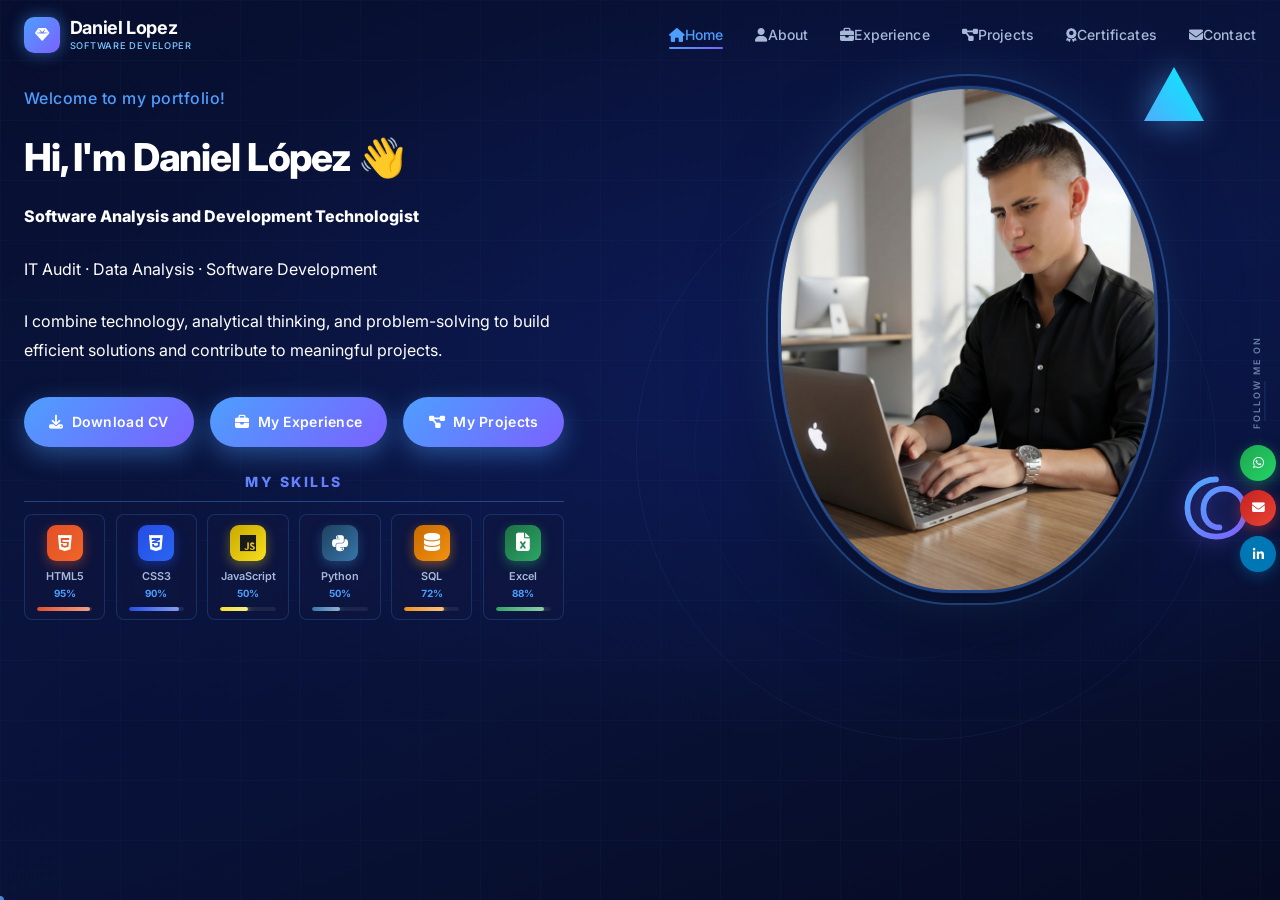
<file: index.html>
<!DOCTYPE html>
<html lang="en">
  <head>
    <meta charset="UTF-8" />
    <meta name="viewport" content="width=device-width, initial-scale=1.0" />
    <meta name="description" content="Professional portfolio of Daniel Lopez - IT auditor, data analyst and software development technologist." />
    <title>Daniel Lopez | Portfolio</title>
    <!-- Google tag (gtag.js) -->
    <script async src="https://www.googletagmanager.com/gtag/js?id=G-GQ8SQ4P1QR"></script>
    <script>
      window.dataLayer = window.dataLayer || [];
      function gtag(){dataLayer.push(arguments);}
      gtag('js', new Date());
      gtag('config', 'G-GQ8SQ4P1QR');
    </script>
    <link rel="stylesheet" href="css/styles.css" />
    <link rel="preconnect" href="https://fonts.googleapis.com" />
    <link rel="preconnect" href="https://fonts.gstatic.com" crossorigin />
    <link href="https://fonts.googleapis.com/css2?family=Inter:wght@300;400;500;600;700;800;900&display=swap" rel="stylesheet" />
    <link rel="stylesheet" href="https://cdnjs.cloudflare.com/ajax/libs/font-awesome/6.5.0/css/all.min.css" />
  </head>
  <body>

    <!-- ====== NAVBAR ====== -->
    <header class="header" id="header">
      <nav class="nav container">
        <!-- Logo -->
        <a href="#home" class="nav__logo">
          <span class="nav__logo-icon">
            <i class="fas fa-gem"></i>
          </span>
          <span class="nav__logo-copy">
            <span class="nav__logo-text">Daniel Lopez</span>
            <span class="nav__logo-subtitle">Software Developer</span>
          </span>
        </a>

        <!-- Navigation menu -->
        <ul class="nav__menu" id="nav-menu">
          <li class="nav__item">
            <a href="#home" class="nav__link active-link"><i class="fas fa-house" aria-hidden="true"></i><span>Home</span></a>
          </li>
          <li class="nav__item">
            <a href="acercade/acercade.html" class="nav__link"><i class="fas fa-user" aria-hidden="true"></i><span>About</span></a>
          </li>
          <li class="nav__item">
            <a href="experiencia/experiencia.html" class="nav__link"><i class="fas fa-briefcase" aria-hidden="true"></i><span>Experience</span></a>
          </li>
          <li class="nav__item">
            <a href="proyectos/proyectos.html" class="nav__link"><i class="fas fa-diagram-project" aria-hidden="true"></i><span>Projects</span></a>
          </li>
          <li class="nav__item">
            <a href="certificados/certificados.html" class="nav__link"><i class="fas fa-award" aria-hidden="true"></i><span>Certificates</span></a>
          </li>
          <li class="nav__item">
            <a href="contacto/contacto.html" class="nav__link"><i class="fas fa-envelope" aria-hidden="true"></i><span>Contact</span></a>
          </li>
        </ul>

        <!-- Hamburger (mobile) -->
        <button class="nav__toggle" id="nav-toggle" type="button" aria-label="Open navigation menu" aria-controls="nav-menu" aria-expanded="false">
          <span></span>
          <span></span>
          <span></span>
        </button>
      </nav>
    </header>

    <!-- ====== MAIN ====== -->
    <main>

      <!-- ====== HOME / HERO ====== -->
      <section class="home" id="home">

        <!-- Decorative background with circles -->
        <div class="home__bg-circles">
          <div class="bg-circle bg-circle--1"></div>
          <div class="bg-circle bg-circle--2"></div>
          <div class="bg-circle bg-circle--3"></div>
        </div>

        <div class="home__container container">

          <!-- ---- Contenido izquierdo ---- -->
          <div class="home__content">
            <p class="home__subtitle">Welcome to my portfolio!</p>

            <h1 class="home__title">
              Hi, I'm <span class="home__title--accent">Daniel López</span> 👋
            </h1>

            <p class="home__description">
              <strong>Software Analysis and Development Technologist</strong>
            </p>

            <p class="home__description">
              IT Audit · Data Analysis · Software Development
            </p>

            <p class="home__description">
              I combine technology, analytical thinking, and problem-solving to build efficient solutions and contribute to meaningful projects.
            </p>

            <div class="home__buttons">
              <a href="cv/CV_ Daniel Lopez_DS.pdf" class="btn btn--primary" download="CV_ Daniel Lopez_DS.pdf">
                <i class="fas fa-download"></i> Download CV
              </a>
              <a href="experiencia/experiencia.html" class="btn btn--primary">
                <i class="fas fa-briefcase"></i> My Experience
              </a>
              <a href="proyectos/proyectos.html" class="btn btn--primary">
                <i class="fas fa-diagram-project"></i> My Projects
              </a>
            </div>

            <!-- Skills inline -->
            <div class="home__skills">
              <p class="home__skills-label">My Skills</p>
              <div class="home__skills-list">

                <div class="hskill">
                  <div class="hskill__icon hskill__icon--html"><i class="fab fa-html5"></i></div>
                  <div class="hskill__info">
                    <div class="hskill__top"><span class="hskill__name notranslate" translate="no">HTML5</span><span class="hskill__pct">95%</span></div>
                    <div class="hskill__bar"><div class="hskill__fill hskill__fill--html"></div></div>
                  </div>
                </div>

                <div class="hskill">
                  <div class="hskill__icon hskill__icon--css"><i class="fab fa-css3-alt"></i></div>
                  <div class="hskill__info">
                    <div class="hskill__top"><span class="hskill__name notranslate" translate="no">CSS3</span><span class="hskill__pct">90%</span></div>
                    <div class="hskill__bar"><div class="hskill__fill hskill__fill--css"></div></div>
                  </div>
                </div>

                <div class="hskill">
                  <div class="hskill__icon hskill__icon--js"><i class="fab fa-js"></i></div>
                  <div class="hskill__info">
                    <div class="hskill__top"><span class="hskill__name notranslate" translate="no">JavaScript</span><span class="hskill__pct">50%</span></div>
                    <div class="hskill__bar"><div class="hskill__fill hskill__fill--js"></div></div>
                  </div>
                </div>

                <div class="hskill">
                  <div class="hskill__icon hskill__icon--python"><i class="fab fa-python"></i></div>
                  <div class="hskill__info">
                    <div class="hskill__top"><span class="hskill__name notranslate" translate="no">Python</span><span class="hskill__pct">50%</span></div>
                    <div class="hskill__bar"><div class="hskill__fill hskill__fill--python"></div></div>
                  </div>
                </div>

                <div class="hskill">
                  <div class="hskill__icon hskill__icon--sql"><i class="fas fa-database"></i></div>
                  <div class="hskill__info">
                    <div class="hskill__top"><span class="hskill__name notranslate" translate="no">SQL</span><span class="hskill__pct">72%</span></div>
                    <div class="hskill__bar"><div class="hskill__fill hskill__fill--sql"></div></div>
                  </div>
                </div>

                <div class="hskill">
                  <div class="hskill__icon hskill__icon--excel"><i class="fas fa-file-excel"></i></div>
                  <div class="hskill__info">
                    <div class="hskill__top"><span class="hskill__name notranslate" translate="no">Excel</span><span class="hskill__pct">88%</span></div>
                    <div class="hskill__bar"><div class="hskill__fill hskill__fill--excel"></div></div>
                  </div>
                </div>

              </div>
            </div>


          </div>

          <!-- ---- Imagen perfil ---- -->
          <div class="home__image-wrapper">
            <!-- Elementos decorativos-->
            <div class="home__deco home__deco--triangle">
              <svg viewBox="0 0 60 60" fill="none" xmlns="http://www.w3.org/2000/svg">
                <path d="M30 5L55 50H5L30 5Z" fill="url(#triGrad)" />
                <defs>
                  <linearGradient id="triGrad" x1="5" y1="50" x2="55" y2="5" gradientUnits="userSpaceOnUse">
                    <stop stop-color="#4FACFE"/>
                    <stop offset="1" stop-color="#00F2FE"/>
                  </linearGradient>
                </defs>
              </svg>
            </div>

            <div class="home__deco home__deco--spiral">
              <svg viewBox="0 0 70 80" fill="none" xmlns="http://www.w3.org/2000/svg">
                <path d="M35 10C20 10 10 22 10 35C10 48 20 60 35 60C50 60 60 50 60 38C60 26 52 18 42 18C32 18 24 26 24 36C24 46 30 52 38 52" stroke="url(#spiralGrad)" stroke-width="5" stroke-linecap="round" fill="none"/>
                <defs>
                  <linearGradient id="spiralGrad" x1="10" y1="10" x2="60" y2="60" gradientUnits="userSpaceOnUse">
                    <stop stop-color="#4FACFE"/>
                    <stop offset="1" stop-color="#7B61FF"/>
                  </linearGradient>
                </defs>
              </svg>
            </div>

            <!-- Marco oval de la foto -->
            <div class="home__photo-frame">
              <div class="home__photo-ring"></div>
              <div class="home__photo-placeholder">
                <img src="images/imagen_perfil.png" alt="Daniel Lopez" />
              </div>
            </div>
          </div>

        </div><!-- end home__container -->

        <!-- ---- Sidebar redes sociales ---- -->
        <div class="home__social-sidebar">
          <span class="home__social-label">Follow me on</span>
          <div class="home__social-links">
            <a href="https://wa.me/573132318661" target="_blank" rel="noopener noreferrer" class="social-link social-link--wa" aria-label="WhatsApp">
              <i class="fab fa-whatsapp"></i>
            </a>
            <a href="https://mail.google.com/mail/?view=cm&to=lopezdanieljr10@gmail.com" target="_blank" rel="noopener noreferrer" class="social-link social-link--gm" aria-label="Gmail">
              <i class="fas fa-envelope"></i>
            </a>
            <a href="https://www.linkedin.com/in/daniiel-lopez10" target="_blank" rel="noopener noreferrer" class="social-link social-link--li" aria-label="LinkedIn">
              <i class="fab fa-linkedin-in"></i>
            </a>
          </div>
        </div>

        <!-- Scroll to top button -->
        <a href="#home" class="home__scroll-top" id="scroll-top" aria-label="Scroll to top">
          <i class="fas fa-chevron-up"></i>
        </a>

      </section><!-- end home -->

    </main>

    <script src="js/main.js"></script>
    <script src="js/analytics-events.js"></script>
  </body>
</html>
</file>
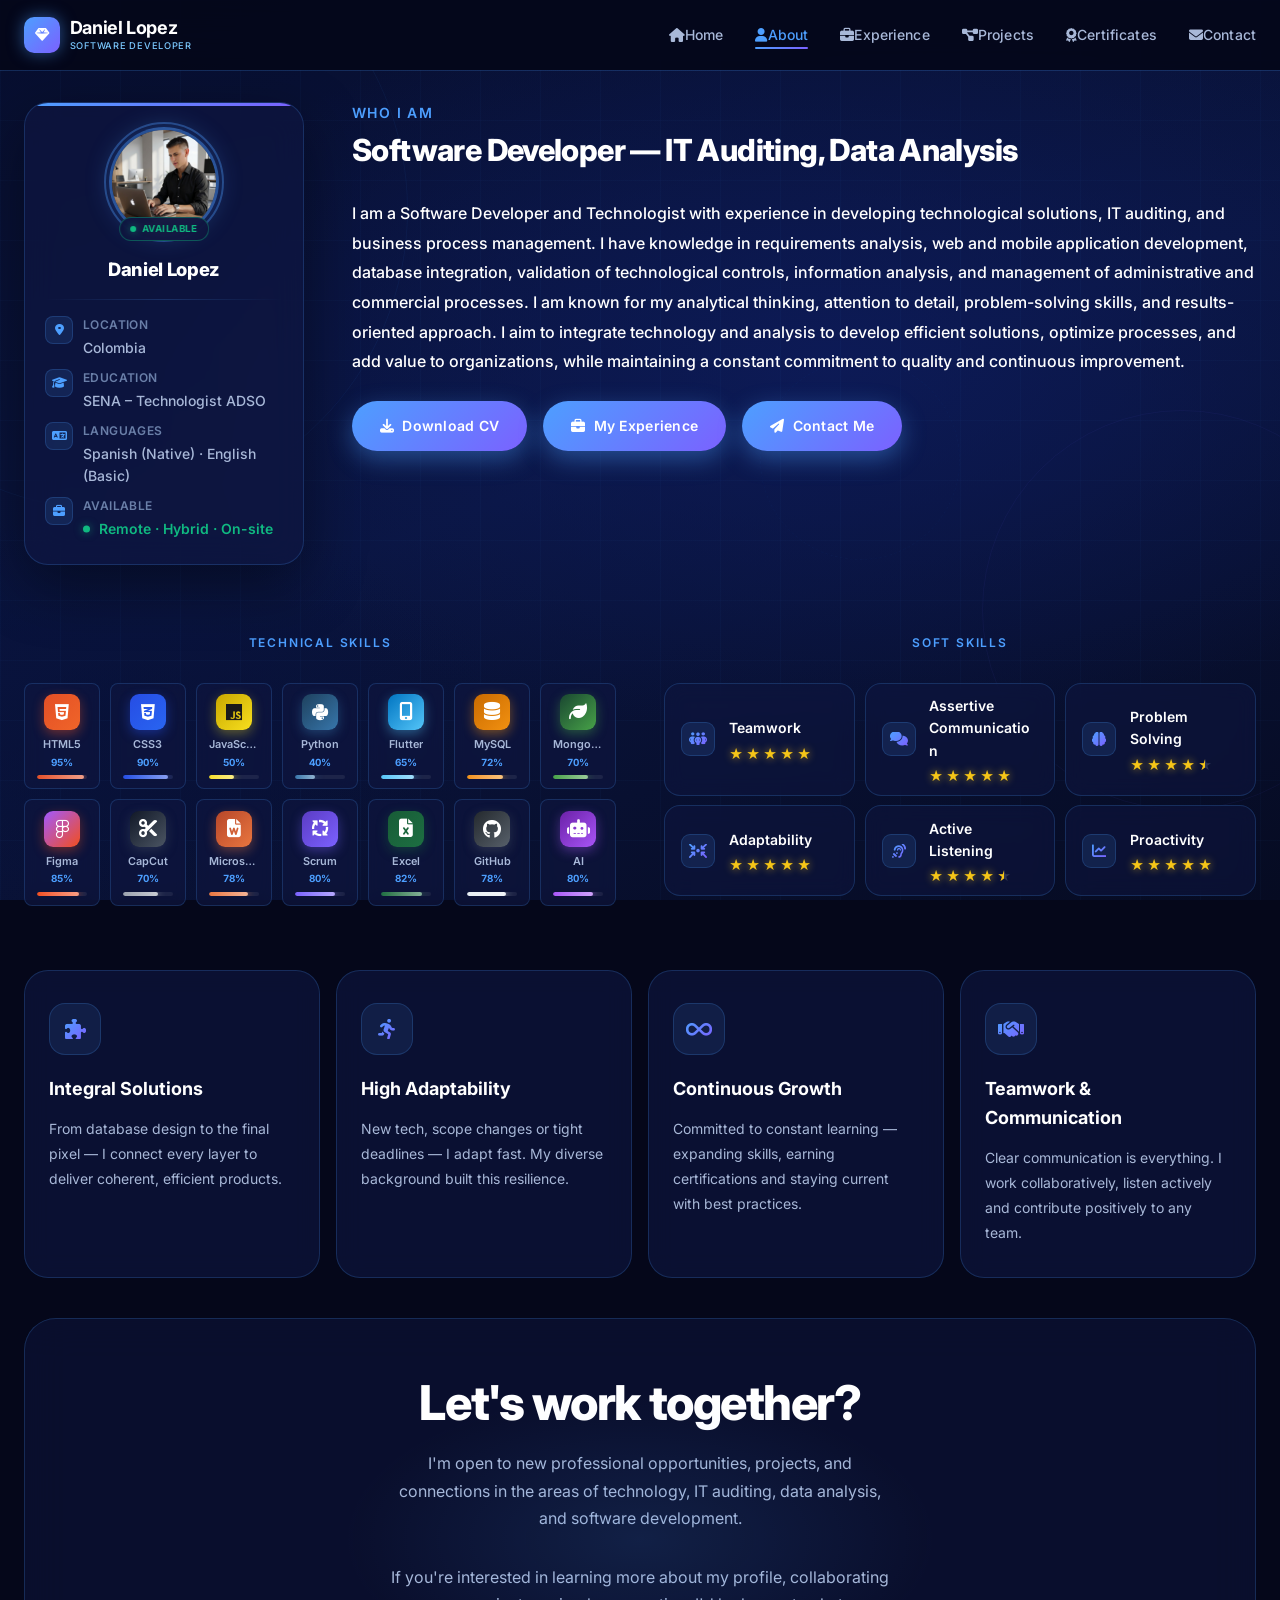
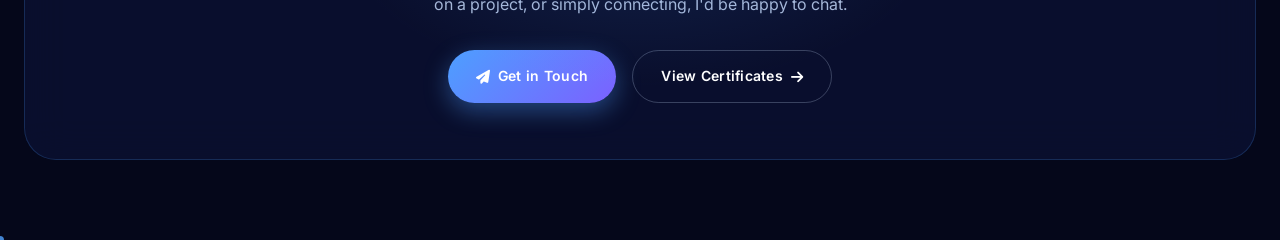
<file: acercade/acercade.html>
﻿<!DOCTYPE html>
<html lang="en">
  <head>
    <meta charset="UTF-8" />
    <meta name="viewport" content="width=device-width, initial-scale=1.0" />
    <meta name="description" content="About Daniel Lopez - Software Analysis and Development Technologist" />
    <title>Daniel Lopez | About Me</title>
    <!-- Google tag (gtag.js) -->
    <script async src="https://www.googletagmanager.com/gtag/js?id=G-GQ8SQ4P1QR"></script>
    <script>
      window.dataLayer = window.dataLayer || [];
      function gtag(){dataLayer.push(arguments);}
      gtag('js', new Date());
      gtag('config', 'G-GQ8SQ4P1QR');
    </script>
    <link rel="stylesheet" href="acercade.css" />
    <link rel="preconnect" href="https://fonts.googleapis.com" />
    <link rel="preconnect" href="https://fonts.gstatic.com" crossorigin />
    <link href="https://fonts.googleapis.com/css2?family=Inter:wght@300;400;500;600;700;800;900&display=swap" rel="stylesheet" />
    <link rel="stylesheet" href="https://cdnjs.cloudflare.com/ajax/libs/font-awesome/6.5.0/css/all.min.css" />
  </head>
  <body>

    <!-- ====== NAVBAR ====== -->
    <header class="header scrolled" id="header">
      <nav class="nav container">
        <a href="../index.html" class="nav__logo">
          <span class="nav__logo-icon"><i class="fas fa-gem"></i></span>
          <span class="nav__logo-copy">
            <span class="nav__logo-text">Daniel Lopez</span>
            <span class="nav__logo-subtitle">Software Developer</span>
          </span>
        </a>

        <ul class="nav__menu" id="nav-menu">
          <li class="nav__item"><a href="../index.html#home" class="nav__link"><i class="fas fa-house" aria-hidden="true"></i><span>Home</span></a></li>
          <li class="nav__item"><a href="acercade.html" class="nav__link active-link"><i class="fas fa-user" aria-hidden="true"></i><span>About</span></a></li>
          <li class="nav__item"><a href="../experiencia/experiencia.html" class="nav__link"><i class="fas fa-briefcase" aria-hidden="true"></i><span>Experience</span></a></li>
          <li class="nav__item"><a href="../proyectos/proyectos.html" class="nav__link"><i class="fas fa-diagram-project" aria-hidden="true"></i><span>Projects</span></a></li>
          <li class="nav__item"><a href="../certificados/certificados.html" class="nav__link"><i class="fas fa-award" aria-hidden="true"></i><span>Certificates</span></a></li>
          <li class="nav__item"><a href="../contacto/contacto.html" class="nav__link"><i class="fas fa-envelope" aria-hidden="true"></i><span>Contact</span></a></li>
        </ul>

        <button class="nav__toggle" id="nav-toggle" type="button" aria-label="Open navigation menu" aria-controls="nav-menu" aria-expanded="false">
          <span></span><span></span><span></span>
        </button>
      </nav>
    </header>

    <!-- ====== MAIN ====== -->
    <main class="about-page">

      <!-- Decorative background -->
      <div class="about-bg">
        <div class="about-bg__circle about-bg__circle--1"></div>
        <div class="about-bg__circle about-bg__circle--2"></div>
        <div class="about-bg__circle about-bg__circle--3"></div>
      </div>

      <div class="about-wrapper container">

        <!-- ===== BLOCK 1: PROFILE (profile card + bio) ===== -->
        <div class="about-main">

          <!-- ---- Left column: Profile Card ---- -->
          <div class="about-left reveal reveal--left">

            <!-- Profile card -->
            <div class="profile-card">

              <!-- Small circular photo + badge -->
              <div class="profile-card__photo-wrap">
                <div class="profile-card__photo-ring"></div>
                <div class="profile-card__photo-frame">
                  <img src="../images/imagen_perfil.png" alt="Daniel Lopez" />
                </div>
                <div class="profile-card__status">
                  <span class="profile-card__status-dot"></span>
                  <span>Available</span>
                </div>
              </div>

              <!-- Name and title -->
              <div class="profile-card__identity">
                <h2 class="profile-card__name">Daniel Lopez</h2>
              </div>

              <!-- Divider -->
              <div class="profile-card__divider"></div>

              <!-- Personal info -->
              <div class="profile-card__details">
                <div class="about-detail">
                  <span class="about-detail__icon"><i class="fas fa-map-marker-alt"></i></span>
                  <div>
                    <span class="about-detail__label">Location</span>
                    <span class="about-detail__value">Colombia</span>
                  </div>
                </div>
                <div class="about-detail">
                  <span class="about-detail__icon"><i class="fas fa-graduation-cap"></i></span>
                  <div>
                    <span class="about-detail__label">Education</span>
                    <span class="about-detail__value">SENA &ndash; Technologist ADSO</span>
                  </div>
                </div>
                <div class="about-detail">
                  <span class="about-detail__icon"><i class="fas fa-language"></i></span>
                  <div>
                    <span class="about-detail__label">Languages</span>
                    <span class="about-detail__value">Spanish (Native) &middot; English (Basic)</span>
                  </div>
                </div>
                <div class="about-detail">
                  <span class="about-detail__icon"><i class="fas fa-briefcase"></i></span>
                  <div>
                    <span class="about-detail__label">Available</span>
                    <span class="about-detail__value about-detail__value--available">Remote &middot; Hybrid &middot; On-site</span>
                  </div>
                </div>
              </div>

            </div><!-- end profile-card -->
          </div>

          <!-- ---- Right column: Bio + buttons ---- -->
          <div class="about-right reveal reveal--right">

            <!-- Heading -->
            <div class="about-bio__header">
              <p class="about-hero__subtitle">Who I am</p>
              <h1 class="about-bio__title">
                Software Developer &mdash;
                <span class="about-bio__title--accent"> IT Auditing, Data Analysis</span>
              </h1>
            </div>

            <!-- Condensed bio -->
            <div class="about-bio">
              <p class="about-bio__text">
                I am a Software Developer and Technologist with experience in developing technological solutions, IT auditing, and business process management. I have knowledge in requirements analysis, web and mobile application development, database integration, validation of technological controls, information analysis, and management of administrative and commercial processes. I am known for my analytical thinking, attention to detail, problem-solving skills, and results-oriented approach. I aim to integrate technology and analysis to develop efficient solutions, optimize processes, and add value to organizations, while maintaining a constant commitment to quality and continuous improvement.
              </p>
            </div>

            <!-- CTA Buttons -->
            <div class="about-actions">
              <a href="../cv/CV_ Daniel Lopez_DS.pdf" class="btn btn--primary" download="CV_ Daniel Lopez_DS.pdf">
                <i class="fas fa-download"></i> Download CV
              </a>
              <a href="../experiencia/experiencia.html" class="btn btn--primary">
                <i class="fas fa-briefcase"></i> My Experience
              </a>
              <a href="../contacto/contacto.html" class="btn btn--primary">
                <i class="fas fa-paper-plane"></i> Contact Me
              </a>
            </div>

          </div><!-- end about-right -->
        </div><!-- end about-main -->


        <!-- ===== BLOCK 2: SKILLS + SOFT SKILLS IN PARALLEL ===== -->
        <div class="about-skills-tools">

          <!-- Technical skill chips -->
          <div class="about-skills-col">
            <div class="section-label section-label--left">
              <span class="section-label__text">Technical Skills</span>
              <span class="section-label__line"></span>
            </div>

            <div class="skills-chips">

              <div class="sk-chip">
                <div class="sk-chip__icon sk-chip__icon--html"><i class="fab fa-html5"></i></div>
                <div class="sk-chip__info">
                  <div class="sk-chip__top"><span class="sk-chip__name notranslate" translate="no">HTML5</span><span class="sk-chip__pct">95%</span></div>
                  <div class="sk-chip__bar"><div class="skill-item__fill skill-item__fill--html"></div></div>
                </div>
              </div>

              <div class="sk-chip">
                <div class="sk-chip__icon sk-chip__icon--css"><i class="fab fa-css3-alt"></i></div>
                <div class="sk-chip__info">
                  <div class="sk-chip__top"><span class="sk-chip__name notranslate" translate="no">CSS3</span><span class="sk-chip__pct">90%</span></div>
                  <div class="sk-chip__bar"><div class="skill-item__fill skill-item__fill--css"></div></div>
                </div>
              </div>

              <div class="sk-chip">
                <div class="sk-chip__icon sk-chip__icon--js"><i class="fab fa-js"></i></div>
                <div class="sk-chip__info">
                  <div class="sk-chip__top"><span class="sk-chip__name notranslate" translate="no">JavaScript</span><span class="sk-chip__pct">50%</span></div>
                  <div class="sk-chip__bar"><div class="skill-item__fill skill-item__fill--js"></div></div>
                </div>
              </div>

              <div class="sk-chip">
                <div class="sk-chip__icon sk-chip__icon--python"><i class="fab fa-python"></i></div>
                <div class="sk-chip__info">
                  <div class="sk-chip__top"><span class="sk-chip__name notranslate" translate="no">Python</span><span class="sk-chip__pct">40%</span></div>
                  <div class="sk-chip__bar"><div class="skill-item__fill skill-item__fill--python"></div></div>
                </div>
              </div>

              <div class="sk-chip">
                <div class="sk-chip__icon sk-chip__icon--flutter"><i class="fas fa-mobile-screen-button"></i></div>
                <div class="sk-chip__info">
                  <div class="sk-chip__top"><span class="sk-chip__name notranslate" translate="no">Flutter</span><span class="sk-chip__pct">65%</span></div>
                  <div class="sk-chip__bar"><div class="skill-item__fill skill-item__fill--flutter"></div></div>
                </div>
              </div>

              <div class="sk-chip">
                <div class="sk-chip__icon sk-chip__icon--mysql"><i class="fas fa-database"></i></div>
                <div class="sk-chip__info">
                  <div class="sk-chip__top"><span class="sk-chip__name notranslate" translate="no">MySQL</span><span class="sk-chip__pct">72%</span></div>
                  <div class="sk-chip__bar"><div class="skill-item__fill skill-item__fill--mysql"></div></div>
                </div>
              </div>

              <div class="sk-chip">
                <div class="sk-chip__icon sk-chip__icon--mongo"><i class="fas fa-leaf"></i></div>
                <div class="sk-chip__info">
                  <div class="sk-chip__top"><span class="sk-chip__name notranslate" translate="no">MongoDB</span><span class="sk-chip__pct">70%</span></div>
                  <div class="sk-chip__bar"><div class="skill-item__fill skill-item__fill--mongo"></div></div>
                </div>
              </div>

              <div class="sk-chip">
                <div class="sk-chip__icon sk-chip__icon--figma"><i class="fab fa-figma"></i></div>
                <div class="sk-chip__info">
                  <div class="sk-chip__top"><span class="sk-chip__name notranslate" translate="no">Figma</span><span class="sk-chip__pct">85%</span></div>
                  <div class="sk-chip__bar"><div class="skill-item__fill skill-item__fill--figma"></div></div>
                </div>
              </div>

              <div class="sk-chip">
                <div class="sk-chip__icon sk-chip__icon--capcut"><i class="fas fa-scissors"></i></div>
                <div class="sk-chip__info">
                  <div class="sk-chip__top"><span class="sk-chip__name notranslate" translate="no">CapCut</span><span class="sk-chip__pct">70%</span></div>
                  <div class="sk-chip__bar"><div class="skill-item__fill skill-item__fill--capcut"></div></div>
                </div>
              </div>

              <div class="sk-chip">
                <div class="sk-chip__icon sk-chip__icon--office"><i class="fas fa-file-word"></i></div>
                <div class="sk-chip__info">
                  <div class="sk-chip__top"><span class="sk-chip__name notranslate" translate="no">Microsoft Office</span><span class="sk-chip__pct">78%</span></div>
                  <div class="sk-chip__bar"><div class="skill-item__fill skill-item__fill--office"></div></div>
                </div>
              </div>

              <div class="sk-chip">
                <div class="sk-chip__icon sk-chip__icon--scrum"><i class="fas fa-arrows-spin"></i></div>
                <div class="sk-chip__info">
                  <div class="sk-chip__top"><span class="sk-chip__name notranslate" translate="no">Scrum</span><span class="sk-chip__pct">80%</span></div>
                  <div class="sk-chip__bar"><div class="skill-item__fill skill-item__fill--scrum"></div></div>
                </div>
              </div>

              <div class="sk-chip">
                <div class="sk-chip__icon sk-chip__icon--excel"><i class="fas fa-file-excel"></i></div>
                <div class="sk-chip__info">
                  <div class="sk-chip__top"><span class="sk-chip__name notranslate" translate="no">Excel</span><span class="sk-chip__pct">82%</span></div>
                  <div class="sk-chip__bar"><div class="skill-item__fill skill-item__fill--excel"></div></div>
                </div>
              </div>

              <div class="sk-chip">
                <div class="sk-chip__icon sk-chip__icon--github"><i class="fab fa-github"></i></div>
                <div class="sk-chip__info">
                  <div class="sk-chip__top"><span class="sk-chip__name notranslate" translate="no">GitHub</span><span class="sk-chip__pct">78%</span></div>
                  <div class="sk-chip__bar"><div class="skill-item__fill skill-item__fill--github"></div></div>
                </div>
              </div>

              <div class="sk-chip">
                <div class="sk-chip__icon sk-chip__icon--ai"><i class="fas fa-robot"></i></div>
                <div class="sk-chip__info">
                  <div class="sk-chip__top"><span class="sk-chip__name notranslate" translate="no">AI</span><span class="sk-chip__pct">80%</span></div>
                  <div class="sk-chip__bar"><div class="skill-item__fill skill-item__fill--ai"></div></div>
                </div>
              </div>

            </div>
          </div><!-- end skills-col -->

        <!-- Soft Skills -->
        <div class="about-softskills-row">
          <div class="section-label section-label--left">
            <span class="section-label__text">Soft Skills</span>
            <span class="section-label__line"></span>
          </div>

          <div class="soft-skills soft-skills--grid">

            <div class="soft-skill">
              <div class="soft-skill__icon"><i class="fas fa-people-group"></i></div>
              <div class="soft-skill__body">
                <span class="soft-skill__name">Teamwork</span>
                <div class="soft-skill__dots">
                  <span class="soft-skill__dot soft-skill__dot--on"></span>
                  <span class="soft-skill__dot soft-skill__dot--on"></span>
                  <span class="soft-skill__dot soft-skill__dot--on"></span>
                  <span class="soft-skill__dot soft-skill__dot--on"></span>
                  <span class="soft-skill__dot soft-skill__dot--on"></span>
                </div>
              </div>
            </div>

            <div class="soft-skill">
              <div class="soft-skill__icon"><i class="fas fa-comments"></i></div>
              <div class="soft-skill__body">
                <span class="soft-skill__name">Assertive Communication</span>
                <div class="soft-skill__dots">
                  <span class="soft-skill__dot soft-skill__dot--on"></span>
                  <span class="soft-skill__dot soft-skill__dot--on"></span>
                  <span class="soft-skill__dot soft-skill__dot--on"></span>
                  <span class="soft-skill__dot soft-skill__dot--on"></span>
                  <span class="soft-skill__dot soft-skill__dot--on"></span>
                </div>
              </div>
            </div>

            <div class="soft-skill">
              <div class="soft-skill__icon"><i class="fas fa-brain"></i></div>
              <div class="soft-skill__body">
                <span class="soft-skill__name">Problem Solving</span>
                <div class="soft-skill__dots">
                  <span class="soft-skill__dot soft-skill__dot--on"></span>
                  <span class="soft-skill__dot soft-skill__dot--on"></span>
                  <span class="soft-skill__dot soft-skill__dot--on"></span>
                  <span class="soft-skill__dot soft-skill__dot--on"></span>
                  <span class="soft-skill__dot soft-skill__dot--half"></span>
                </div>
              </div>
            </div>

            <div class="soft-skill">
              <div class="soft-skill__icon"><i class="fas fa-arrows-to-circle"></i></div>
              <div class="soft-skill__body">
                <span class="soft-skill__name">Adaptability</span>
                <div class="soft-skill__dots">
                  <span class="soft-skill__dot soft-skill__dot--on"></span>
                  <span class="soft-skill__dot soft-skill__dot--on"></span>
                  <span class="soft-skill__dot soft-skill__dot--on"></span>
                  <span class="soft-skill__dot soft-skill__dot--on"></span>
                  <span class="soft-skill__dot soft-skill__dot--on"></span>
                </div>
              </div>
            </div>

            <div class="soft-skill">
              <div class="soft-skill__icon"><i class="fas fa-ear-listen"></i></div>
              <div class="soft-skill__body">
                <span class="soft-skill__name">Active Listening</span>
                <div class="soft-skill__dots">
                  <span class="soft-skill__dot soft-skill__dot--on"></span>
                  <span class="soft-skill__dot soft-skill__dot--on"></span>
                  <span class="soft-skill__dot soft-skill__dot--on"></span>
                  <span class="soft-skill__dot soft-skill__dot--on"></span>
                  <span class="soft-skill__dot soft-skill__dot--half"></span>
                </div>
              </div>
            </div>

            <div class="soft-skill">
              <div class="soft-skill__icon"><i class="fas fa-chart-line"></i></div>
              <div class="soft-skill__body">
                <span class="soft-skill__name">Proactivity</span>
                <div class="soft-skill__dots">
                  <span class="soft-skill__dot soft-skill__dot--on"></span>
                  <span class="soft-skill__dot soft-skill__dot--on"></span>
                  <span class="soft-skill__dot soft-skill__dot--on"></span>
                  <span class="soft-skill__dot soft-skill__dot--on"></span>
                  <span class="soft-skill__dot soft-skill__dot--on"></span>
                </div>
              </div>
            </div>

          </div><!-- end soft-skills -->
        </div><!-- end about-softskills-row -->

        </div><!-- end about-skills-tools -->


        <!-- ===== BLOCK 3: VALUES + CTA ===== -->
        <div class="about-bottom">

          <!-- Values (2 cols) -->
          <div class="values-grid">
            <div class="value-card">
              <div class="value-card__icon"><i class="fas fa-puzzle-piece"></i></div>
              <h3 class="value-card__title">Integral Solutions</h3>
              <p class="value-card__desc">From database design to the final pixel &mdash; I connect every layer to deliver coherent, efficient products.</p>
            </div>
            <div class="value-card">
              <div class="value-card__icon"><i class="fas fa-person-running"></i></div>
              <h3 class="value-card__title">High Adaptability</h3>
              <p class="value-card__desc">New tech, scope changes or tight deadlines &mdash; I adapt fast. My diverse background built this resilience.</p>
            </div>
            <div class="value-card">
              <div class="value-card__icon"><i class="fas fa-infinity"></i></div>
              <h3 class="value-card__title">Continuous Growth</h3>
              <p class="value-card__desc">Committed to constant learning &mdash; expanding skills, earning certifications and staying current with best practices.</p>
            </div>
            <div class="value-card">
              <div class="value-card__icon"><i class="fas fa-handshake"></i></div>
              <h3 class="value-card__title">Teamwork &amp; Communication</h3>
              <p class="value-card__desc">Clear communication is everything. I work collaboratively, listen actively and contribute positively to any team.</p>
            </div>
          </div>

          <!-- Final CTA -->
          <div class="about-cta">
            <div class="about-cta__glow"></div>
            <h2 class="about-cta__title">Let&apos;s work together?</h2>
            <p class="about-cta__desc">
              I&apos;m open to new professional opportunities, projects, and connections in the areas of technology, IT auditing, data analysis, and software development.
            </p>
            <p class="about-cta__desc">
              If you&apos;re interested in learning more about my profile, collaborating on a project, or simply connecting, I&apos;d be happy to chat.
            </p>
            <div class="about-cta__actions">
              <a href="../contacto/contacto.html" class="btn btn--primary">
                <i class="fas fa-paper-plane"></i> Get in Touch
              </a>
              <a href="../certificados/certificados.html" class="btn btn--outline">
                View Certificates <i class="fas fa-arrow-right"></i>
              </a>
            </div>
          </div>

        </div><!-- end about-bottom -->

      </div><!-- end about-wrapper -->
    </main>

    <!-- Scroll to top button -->
    <a href="#" class="scroll-top-btn" id="scroll-top" aria-label="Scroll to top">
      <i class="fas fa-chevron-up"></i>
    </a>

    <script src="acercade.js"></script>
    <script src="../js/analytics-events.js"></script>
  </body>
</html>
</file>
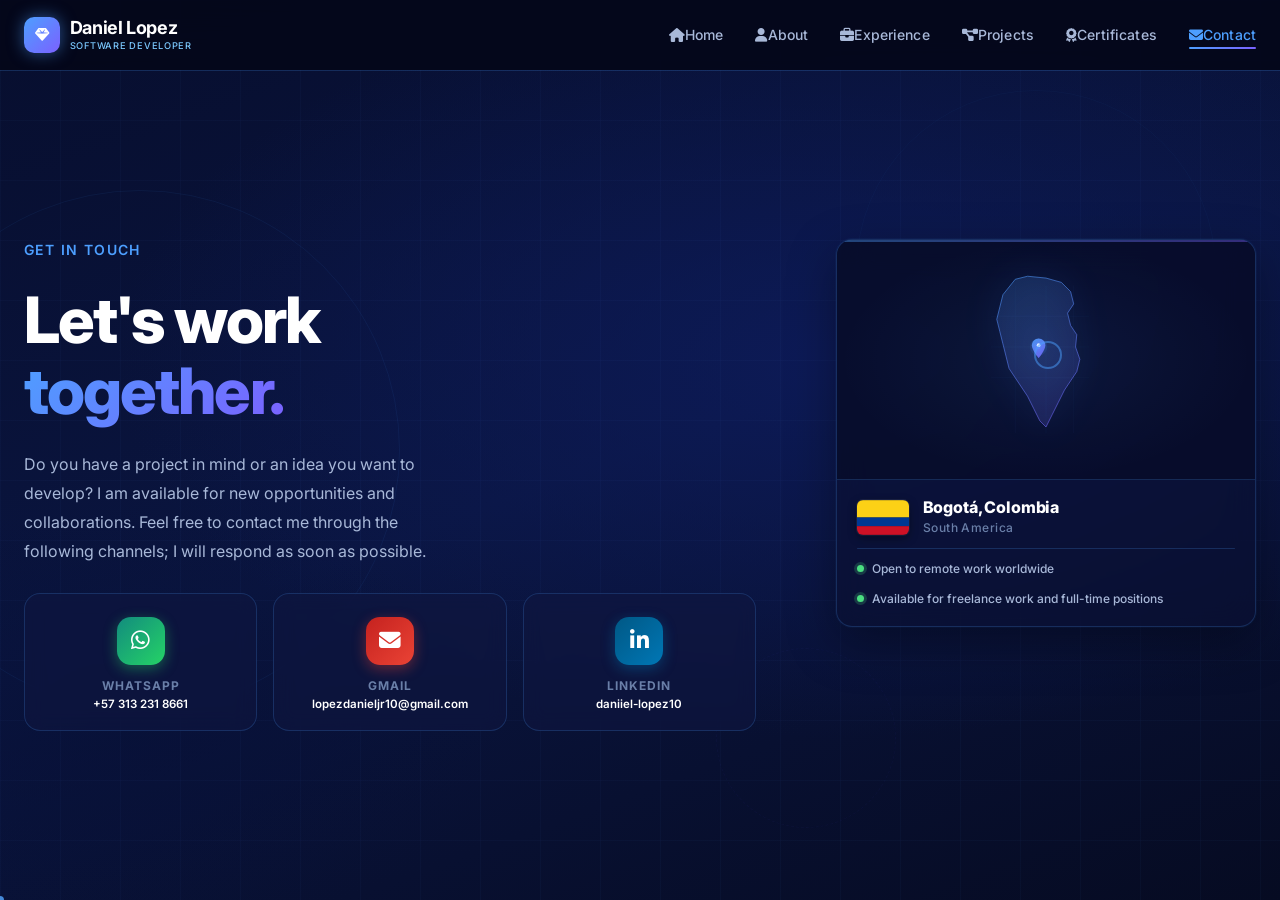
<file: contacto/contacto.html>
<!DOCTYPE html>
<html lang="es">
  <head>
    <meta charset="UTF-8" />
    <meta name="viewport" content="width=device-width, initial-scale=1.0" />
    <meta name="description" content="Contact Daniel Lopez - Software Analysis and Development Technologist" />
    <title>Daniel Lopez | Contact</title>
    <!-- Google tag (gtag.js) -->
    <script async src="https://www.googletagmanager.com/gtag/js?id=G-GQ8SQ4P1QR"></script>
    <script>
      window.dataLayer = window.dataLayer || [];
      function gtag(){dataLayer.push(arguments);}
      gtag('js', new Date());
      gtag('config', 'G-GQ8SQ4P1QR');
    </script>
    <link rel="stylesheet" href="contacto.css" />
    <link rel="preconnect" href="https://fonts.googleapis.com" />
    <link rel="preconnect" href="https://fonts.gstatic.com" crossorigin />
    <link href="https://fonts.googleapis.com/css2?family=Inter:wght@300;400;500;600;700;800;900&display=swap" rel="stylesheet" />
    <link rel="stylesheet" href="https://cdnjs.cloudflare.com/ajax/libs/font-awesome/6.5.0/css/all.min.css" />
  </head>
  <body>

    <!-- ====== NAVBAR ====== -->
    <header class="header scrolled" id="header">
      <nav class="nav container">
        <a href="../index.html" class="nav__logo">
          <span class="nav__logo-icon"><i class="fas fa-gem"></i></span>
          <span class="nav__logo-copy">
            <span class="nav__logo-text">Daniel Lopez</span>
            <span class="nav__logo-subtitle">Software Developer</span>
          </span>
        </a>

        <ul class="nav__menu" id="nav-menu">
          <li class="nav__item"><a href="../index.html#home" class="nav__link"><i class="fas fa-house" aria-hidden="true"></i><span>Home</span></a></li>
          <li class="nav__item"><a href="../index.html#about" class="nav__link"><i class="fas fa-user" aria-hidden="true"></i><span>About</span></a></li>
          <li class="nav__item"><a href="../experiencia/experiencia.html" class="nav__link"><i class="fas fa-briefcase" aria-hidden="true"></i><span>Experience</span></a></li>
          <li class="nav__item"><a href="../proyectos/proyectos.html" class="nav__link"><i class="fas fa-diagram-project" aria-hidden="true"></i><span>Projects</span></a></li>
          <li class="nav__item"><a href="../certificados/certificados.html" class="nav__link"><i class="fas fa-award" aria-hidden="true"></i><span>Certificates</span></a></li>
          <li class="nav__item"><a href="contacto.html" class="nav__link active-link"><i class="fas fa-envelope" aria-hidden="true"></i><span>Contact</span></a></li>
        </ul>

        <button class="nav__toggle" id="nav-toggle" type="button" aria-label="Open navigation menu" aria-controls="nav-menu" aria-expanded="false">
          <span></span><span></span><span></span>
        </button>
      </nav>
    </header>

    <!-- ====== MAIN ====== -->
    <main class="contact-page">

      <!-- Fondo decorativo -->
      <div class="contact-bg">
        <div class="contact-bg__circle contact-bg__circle--1"></div>
        <div class="contact-bg__circle contact-bg__circle--2"></div>
        <div class="contact-bg__circle contact-bg__circle--3"></div>
      </div>

      <div class="contact-wrapper container">

        <!-- ===== COLUMNA IZQUIERDA — Info ===== -->
        <div class="contact-info">

          <p class="contact-info__subtitle">Get in touch</p>
          <h1 class="contact-info__title">
            Let's work<br />
            <span class="contact-info__title--accent">together.</span>
          </h1>

          <p class="contact-info__desc">
            Do you have a project in mind or an idea you want to develop? I am available for new opportunities and collaborations. Feel free to contact me through the following channels; I will respond as soon as possible.
          </p>

          <!-- Canales de contacto -->
          <div class="contact-channels">

            <!-- WhatsApp -->
            <a href="https://wa.me/573132318661" target="_blank" rel="noopener noreferrer" class="contact-channel contact-channel--wa">
              <div class="contact-channel__icon">
                <i class="fab fa-whatsapp"></i>
              </div>
              <div class="contact-channel__body">
                <span class="contact-channel__label">WhatsApp</span>
                <span class="contact-channel__value">+57 313 231 8661</span>
              </div>
            </a>

            <!-- Gmail -->
            <a href="https://mail.google.com/mail/?view=cm&to=lopezdanieljr10@gmail.com" target="_blank" rel="noopener noreferrer" class="contact-channel contact-channel--gm">
              <div class="contact-channel__icon">
                <i class="fas fa-envelope"></i>
              </div>
              <div class="contact-channel__body">
                <span class="contact-channel__label">Gmail</span>
                <span class="contact-channel__value">lopezdanieljr10@gmail.com</span>
              </div>
            </a>

            <!-- LinkedIn -->
            <a href="https://www.linkedin.com/in/daniiel-lopez10" target="_blank" rel="noopener noreferrer" class="contact-channel contact-channel--li">
              <div class="contact-channel__icon">
                <i class="fab fa-linkedin-in"></i>
              </div>
              <div class="contact-channel__body">
                <span class="contact-channel__label">LinkedIn</span>
                <span class="contact-channel__value">daniiel-lopez10</span>
              </div>
            </a>

          </div><!-- end channels -->

        </div><!-- end contact-info -->

        <!-- ===== RIGHT COLUMN — Location ===== -->
        <div class="contact-location">
          <div class="location-card">
            <!-- Mapa decorativo SVG de Colombia -->
            <div class="location-card__map">
              <svg class="location-map-svg" viewBox="0 0 260 300" fill="none" xmlns="http://www.w3.org/2000/svg">
                <path d="M80 20 L100 15 L130 18 L155 25 L170 40 L175 60 L165 75 L170 95 L180 110 L178 130 L185 150 L180 170 L170 185 L160 200 L150 220 L140 240 L130 260 L120 250 L110 230 L100 210 L90 195 L80 180 L70 165 L65 145 L60 125 L55 105 L50 85 L55 65 L60 45 Z" fill="url(#colGrad)" opacity="0.18"/>
                <path d="M80 20 L100 15 L130 18 L155 25 L170 40 L175 60 L165 75 L170 95 L180 110 L178 130 L185 150 L180 170 L170 185 L160 200 L150 220 L140 240 L130 260 L120 250 L110 230 L100 210 L90 195 L80 180 L70 165 L65 145 L60 125 L55 105 L50 85 L55 65 L60 45 Z" stroke="url(#colStroke)" stroke-width="1.5" fill="none" opacity="0.6"/>
                <circle cx="118" cy="130" r="14" fill="rgba(77,159,255,0.12)"/>
                <circle cx="118" cy="130" r="7" fill="rgba(77,159,255,0.25)"/>
                <circle cx="118" cy="130" r="3.5" fill="#4d9fff"/>
                <path d="M118 116 C112 116 107 121 107 127 C107 135 118 148 118 148 C118 148 129 135 129 127 C129 121 124 116 118 116Z" fill="url(#pinGrad)" opacity="0.9"/>
                <circle cx="118" cy="127" r="3" fill="white" opacity="0.9"/>
                <line x1="40" y1="80"  x2="200" y2="80"  stroke="rgba(77,159,255,0.06)" stroke-width="1"/>
                <line x1="40" y1="130" x2="200" y2="130" stroke="rgba(77,159,255,0.06)" stroke-width="1"/>
                <line x1="40" y1="180" x2="200" y2="180" stroke="rgba(77,159,255,0.06)" stroke-width="1"/>
                <line x1="80"  y1="30" x2="80"  y2="270" stroke="rgba(77,159,255,0.06)" stroke-width="1"/>
                <line x1="130" y1="30" x2="130" y2="270" stroke="rgba(77,159,255,0.06)" stroke-width="1"/>
                <line x1="175" y1="30" x2="175" y2="270" stroke="rgba(77,159,255,0.06)" stroke-width="1"/>
                <defs>
                  <linearGradient id="colGrad" x1="50" y1="15" x2="185" y2="260" gradientUnits="userSpaceOnUse">
                    <stop stop-color="#4d9fff"/>
                    <stop offset="1" stop-color="#7b61ff"/>
                  </linearGradient>
                  <linearGradient id="colStroke" x1="50" y1="15" x2="185" y2="260" gradientUnits="userSpaceOnUse">
                    <stop stop-color="#4d9fff"/>
                    <stop offset="1" stop-color="#7b61ff"/>
                  </linearGradient>
                  <linearGradient id="pinGrad" x1="107" y1="116" x2="129" y2="148" gradientUnits="userSpaceOnUse">
                    <stop stop-color="#4d9fff"/>
                    <stop offset="1" stop-color="#7b61ff"/>
                  </linearGradient>
                </defs>
              </svg>
              <span class="location-ping"></span>
            </div>

            <!-- Info -->
            <div class="location-card__info">
              <div class="location-card__top">
                <!-- Bandera de Colombia SVG -->
                <div class="location-card__flag-wrap">
                  <svg class="location-flag-svg" viewBox="0 0 900 600" xmlns="http://www.w3.org/2000/svg">
                    <!-- Amarillo: mitad superior (300px de 600) -->
                    <rect width="900" height="300" y="0"   fill="#FCD116"/>
                    <!-- Azul: un cuarto -->
                    <rect width="900" height="150" y="300" fill="#003893"/>
                    <!-- Rojo: un cuarto -->
                    <rect width="900" height="150" y="450" fill="#CE1126"/>
                  </svg>
                </div>
                <div>
                  <p class="location-card__city">Bogotá, Colombia</p>
                  <p class="location-card__country">South America</p>
                </div>
              </div>
              <div class="location-card__divider"></div>
              <div class="location-card__status">
                <span class="location-card__status-dot"></span>
                <span class="location-card__status-text">Open to remote work worldwide</span>
              </div>
              <div class="location-card__status">
                <span class="location-card__status-dot"></span>
                <span class="location-card__status-text">Available for freelance work and full-time positions</span>
              </div>
            </div>
          </div>
        </div><!-- end contact-location -->

      </div><!-- end contact-wrapper -->
    </main>

    <!-- Scroll top -->
    <a href="#" class="scroll-top" id="scroll-top" aria-label="Scroll to top">
      <i class="fas fa-chevron-up"></i>
    </a>

    <script src="contacto.js"></script>
    <script src="../js/analytics-events.js"></script>
  </body>
</html>
</file>
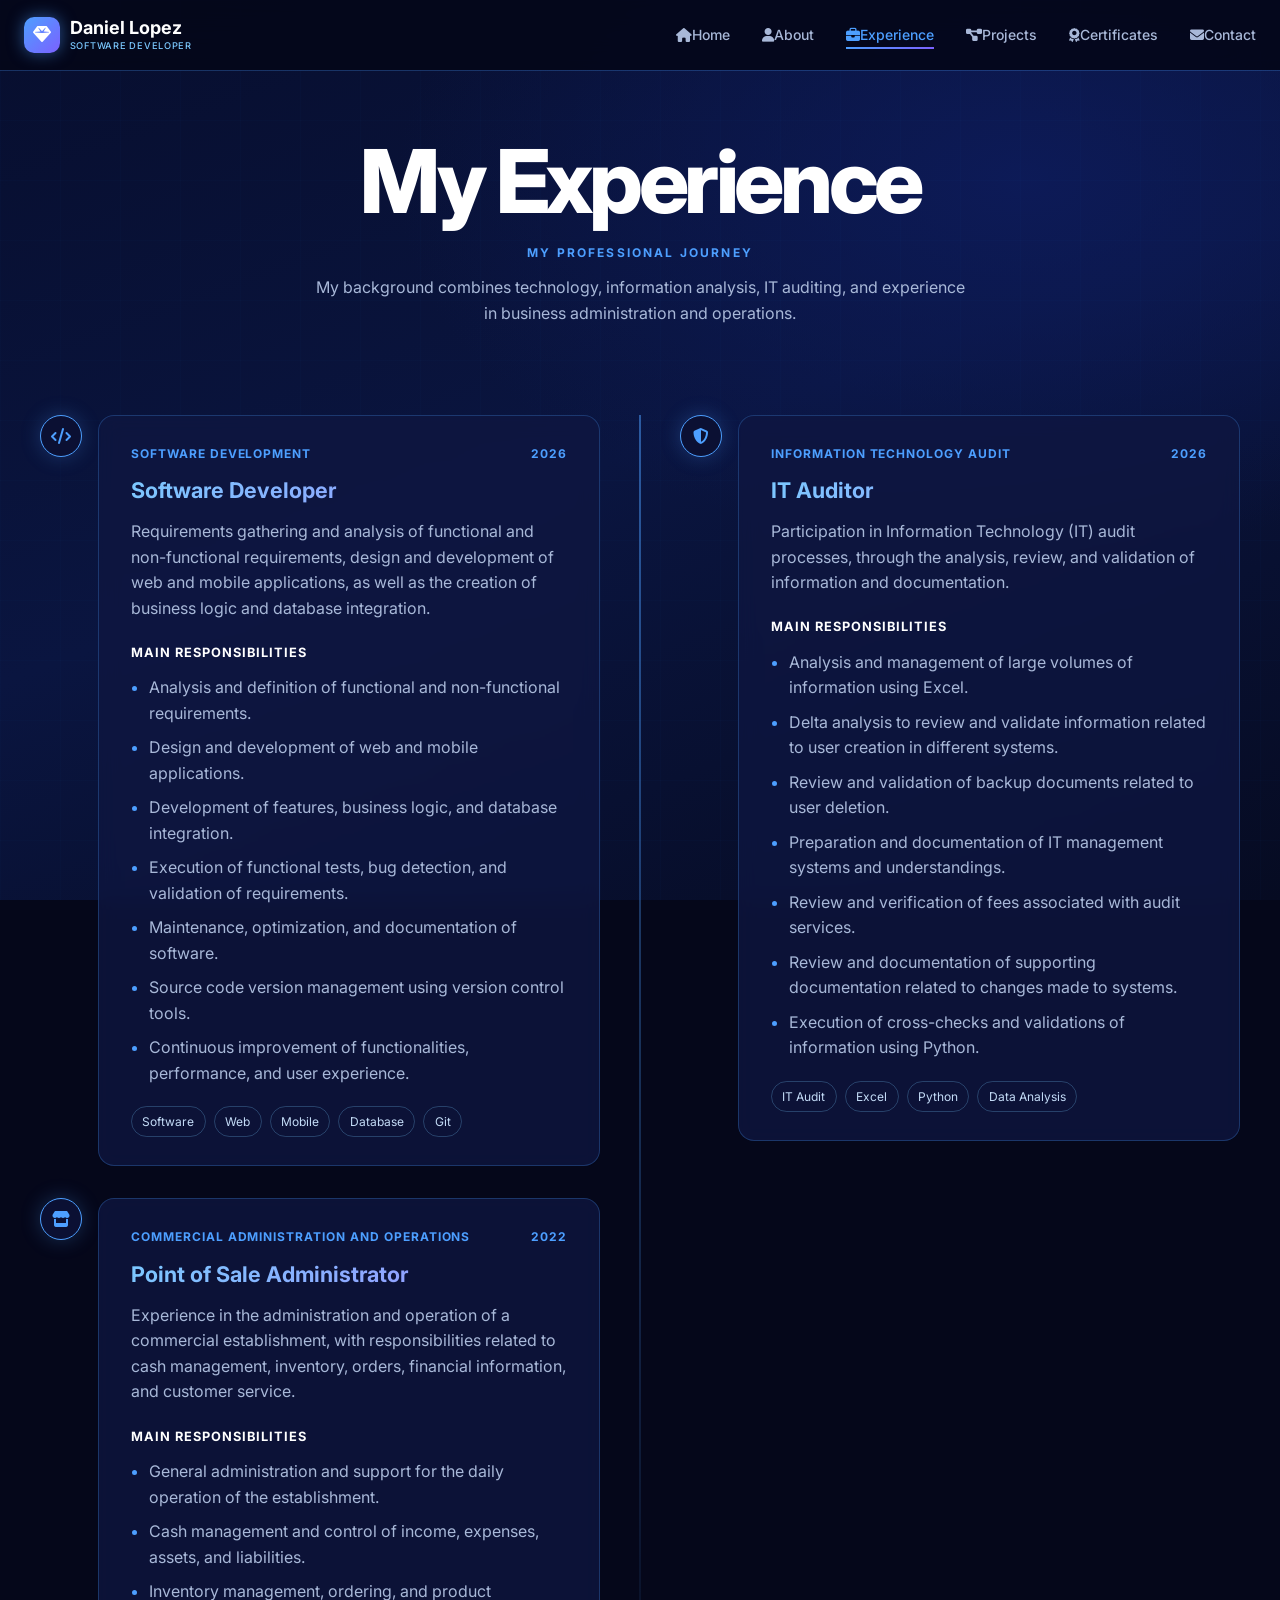
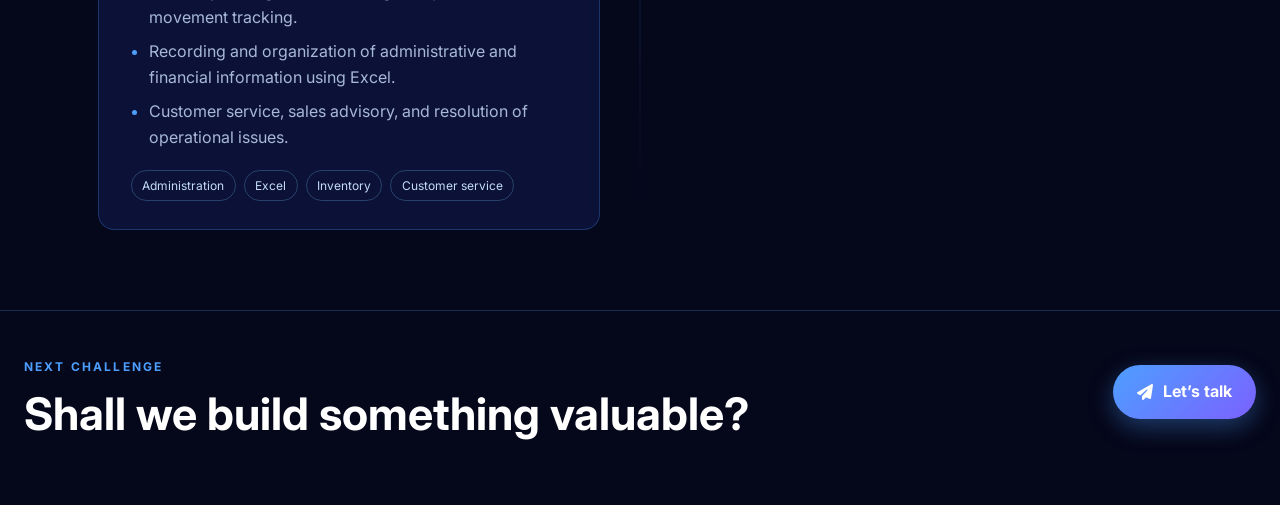
<file: experiencia/experiencia.html>
<!DOCTYPE html>
<html lang="en">
  <head>
    <meta charset="UTF-8" />
    <meta name="viewport" content="width=device-width, initial-scale=1.0" />
    <meta name="description" content="Professional experience of Daniel Lopez in IT auditing and commercial administration." />
    <title>Daniel Lopez | Experience</title>
    <!-- Google tag (gtag.js) -->
    <script async src="https://www.googletagmanager.com/gtag/js?id=G-GQ8SQ4P1QR"></script>
    <script>
      window.dataLayer = window.dataLayer || [];
      function gtag(){dataLayer.push(arguments);}
      gtag('js', new Date());
      gtag('config', 'G-GQ8SQ4P1QR');
    </script>
    <link rel="stylesheet" href="experiencia.css" />
    <link rel="preconnect" href="https://fonts.googleapis.com" />
    <link rel="preconnect" href="https://fonts.gstatic.com" crossorigin />
    <link href="https://fonts.googleapis.com/css2?family=Inter:wght@300;400;500;600;700;800;900&display=swap" rel="stylesheet" />
    <link rel="stylesheet" href="https://cdnjs.cloudflare.com/ajax/libs/font-awesome/6.5.0/css/all.min.css" />
  </head>
  <body>
    <header class="header scrolled" id="header">
      <nav class="nav container">
        <a href="../index.html" class="nav__logo">
          <span class="nav__logo-icon"><i class="fas fa-gem"></i></span>
          <span class="nav__logo-copy">
            <span class="nav__logo-text">Daniel Lopez</span>
            <span class="nav__logo-subtitle">Software Developer</span>
          </span>
        </a>

        <ul class="nav__menu" id="nav-menu">
          <li class="nav__item"><a href="../index.html#home" class="nav__link"><i class="fas fa-house" aria-hidden="true"></i><span>Home</span></a></li>
          <li class="nav__item"><a href="../acercade/acercade.html" class="nav__link"><i class="fas fa-user" aria-hidden="true"></i><span>About</span></a></li>
          <li class="nav__item"><a href="experiencia.html" class="nav__link active-link"><i class="fas fa-briefcase" aria-hidden="true"></i><span>Experience</span></a></li>
          <li class="nav__item"><a href="../proyectos/proyectos.html" class="nav__link"><i class="fas fa-diagram-project" aria-hidden="true"></i><span>Projects</span></a></li>
          <li class="nav__item"><a href="../certificados/certificados.html" class="nav__link"><i class="fas fa-award" aria-hidden="true"></i><span>Certificates</span></a></li>
          <li class="nav__item"><a href="../contacto/contacto.html" class="nav__link"><i class="fas fa-envelope" aria-hidden="true"></i><span>Contact</span></a></li>
        </ul>

        <button class="nav__toggle" id="nav-toggle" type="button" aria-label="Open navigation menu" aria-controls="nav-menu" aria-expanded="false">
          <span></span><span></span><span></span>
        </button>
      </nav>
    </header>

    <main class="experience-page">
      <section class="experience-hero container">
        <h1>My Experience</h1>
        <p class="eyebrow">My professional journey</p>
        <p class="hero-copy">My background combines technology, information analysis, IT auditing, and experience in business administration and operations.</p>
      </section>

      <section class="experience-content container" aria-labelledby="timeline-title">
        <div class="section-heading"></div>

        <div class="timeline">
          <article class="timeline-item reveal">
            <div class="timeline-marker"><i class="fas fa-code"></i></div>
            <div class="timeline-card">
              <div class="timeline-meta"><span>Software development</span><span>2026</span></div>
              <h3>Software Developer</h3>
              <p>Requirements gathering and analysis of functional and non-functional requirements, design and development of web and mobile applications, as well as the creation of business logic and database integration.</p>
              <h4>Main responsibilities</h4>
              <ul class="responsibility-list">
                <li>Analysis and definition of functional and non-functional requirements.</li>
                <li>Design and development of web and mobile applications.</li>
                <li>Development of features, business logic, and database integration.</li>
                <li>Execution of functional tests, bug detection, and validation of requirements.</li>
                <li>Maintenance, optimization, and documentation of software.</li>
                <li>Source code version management using version control tools.</li>
                <li>Continuous improvement of functionalities, performance, and user experience.</li>
              </ul>
              <div class="tag-list"><span class="notranslate" translate="no">Software</span><span class="notranslate" translate="no">Web</span><span class="notranslate" translate="no">Mobile</span><span class="notranslate" translate="no">Database</span><span class="notranslate" translate="no">Git</span></div>
            </div>
          </article>

          <article class="timeline-item reveal">
            <div class="timeline-marker"><i class="fas fa-shield-halved"></i></div>
            <div class="timeline-card">
              <div class="timeline-meta"><span>Information Technology Audit</span><span>2026</span></div>
              <h3>IT Auditor</h3>
              <p>Participation in Information Technology (IT) audit processes, through the analysis, review, and validation of information and documentation.</p>
              <h4>Main responsibilities</h4>
              <ul class="responsibility-list">
                <li>Analysis and management of large volumes of information using Excel.</li>
                <li>Delta analysis to review and validate information related to user creation in different systems.</li>
                <li>Review and validation of backup documents related to user deletion.</li>
                <li>Preparation and documentation of IT management systems and understandings.</li>
                <li>Review and verification of fees associated with audit services.</li>
                <li>Review and documentation of supporting documentation related to changes made to systems.</li>
                <li>Execution of cross-checks and validations of information using Python.</li>
              </ul>
              <div class="tag-list"><span class="notranslate" translate="no">IT Audit</span><span class="notranslate" translate="no">Excel</span><span class="notranslate" translate="no">Python</span><span class="notranslate" translate="no">Data Analysis</span></div>
            </div>
          </article>

          <article class="timeline-item reveal">
            <div class="timeline-marker"><i class="fas fa-store"></i></div>
            <div class="timeline-card">
              <div class="timeline-meta"><span>Commercial administration and operations</span><span>2022</span></div>
              <h3>Point of Sale Administrator</h3>
              <p>Experience in the administration and operation of a commercial establishment, with responsibilities related to cash management, inventory, orders, financial information, and customer service.</p>
              <h4>Main responsibilities</h4>
              <ul class="responsibility-list">
                <li>General administration and support for the daily operation of the establishment.</li>
                <li>Cash management and control of income, expenses, assets, and liabilities.</li>
                <li>Inventory management, ordering, and product movement tracking.</li>
                <li>Recording and organization of administrative and financial information using Excel.</li>
                <li>Customer service, sales advisory, and resolution of operational issues.</li>
              </ul>
              <div class="tag-list"><span class="notranslate" translate="no">Administration</span><span class="notranslate" translate="no">Excel</span><span class="notranslate" translate="no">Inventory</span><span class="notranslate" translate="no">Customer service</span></div>
            </div>
          </article>
        </div>
      </section>

      <section class="experience-footer container">
        <div>
          <p class="eyebrow">Next challenge</p>
          <h2>Shall we build something valuable?</h2>
        </div>
        <a href="../contacto/contacto.html" class="button"><i class="fas fa-paper-plane"></i> Let’s talk</a>
      </section>
    </main>

    <a href="#" class="scroll-top-btn" id="scroll-top" aria-label="Back to top"><i class="fas fa-chevron-up"></i></a>
    <script src="experiencia.js"></script>
    <script src="../js/analytics-events.js"></script>
  </body>
</html>
</file>
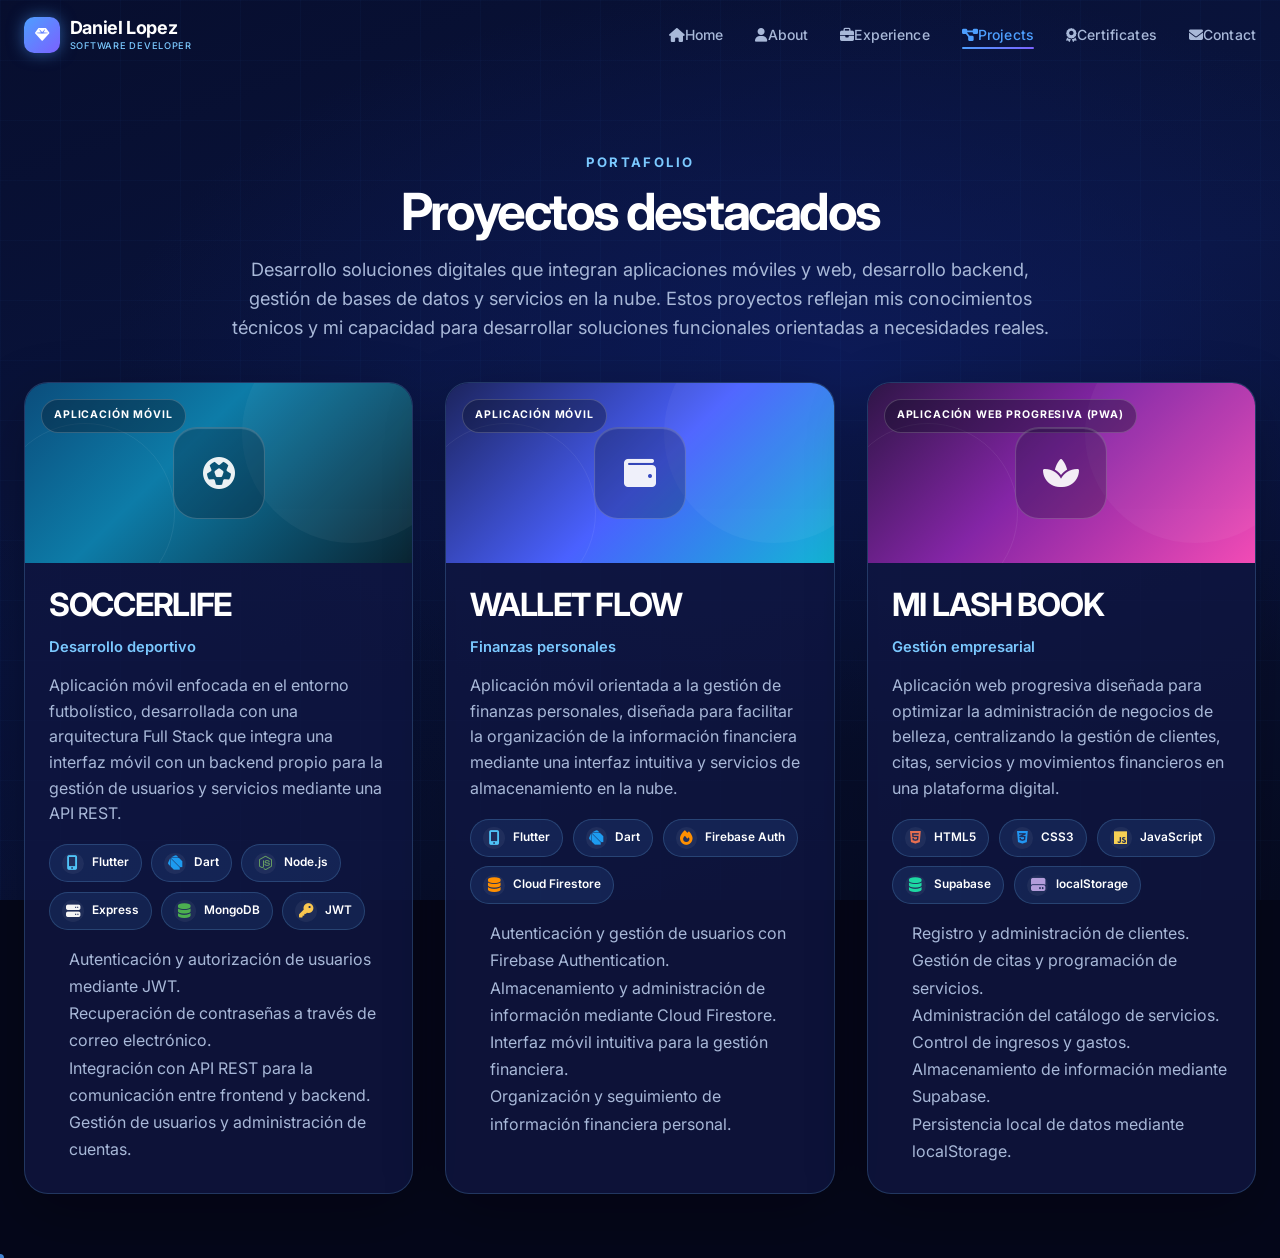
<file: proyectos/proyectos.html>
<!DOCTYPE html>
<html lang="es">
  <head>
    <meta charset="UTF-8" />
    <meta name="viewport" content="width=device-width, initial-scale=1.0" />
    <meta name="description" content="Proyectos destacables de Daniel Lopez: aplicaciones móviles, web progresiva y soluciones backend." />
    <title>Daniel Lopez | Proyectos</title>
    <script async src="https://www.googletagmanager.com/gtag/js?id=G-GQ8SQ4P1QR"></script>
    <script>
      window.dataLayer = window.dataLayer || [];
      function gtag(){dataLayer.push(arguments);}
      gtag('js', new Date());
      gtag('config', 'G-GQ8SQ4P1QR');
    </script>
    <link rel="stylesheet" href="../css/styles.css" />
    <link rel="stylesheet" href="proyectos.css" />
    <link rel="preconnect" href="https://fonts.googleapis.com" />
    <link rel="preconnect" href="https://fonts.gstatic.com" crossorigin />
    <link href="https://fonts.googleapis.com/css2?family=Inter:wght@300;400;500;600;700;800;900&display=swap" rel="stylesheet" />
    <link rel="stylesheet" href="https://cdnjs.cloudflare.com/ajax/libs/font-awesome/6.5.0/css/all.min.css" />
  </head>
  <body>
    <header class="header scrolled" id="header">
      <nav class="nav container">
        <a href="../index.html" class="nav__logo">
          <span class="nav__logo-icon"><i class="fas fa-gem"></i></span>
          <span class="nav__logo-copy">
            <span class="nav__logo-text">Daniel Lopez</span>
            <span class="nav__logo-subtitle">Software Developer</span>
          </span>
        </a>

        <ul class="nav__menu" id="nav-menu">
          <li class="nav__item"><a href="../index.html#home" class="nav__link"><i class="fas fa-house" aria-hidden="true"></i><span>Home</span></a></li>
          <li class="nav__item"><a href="../acercade/acercade.html" class="nav__link"><i class="fas fa-user" aria-hidden="true"></i><span>About</span></a></li>
          <li class="nav__item"><a href="../experiencia/experiencia.html" class="nav__link"><i class="fas fa-briefcase" aria-hidden="true"></i><span>Experience</span></a></li>
          <li class="nav__item"><a href="proyectos.html" class="nav__link active-link"><i class="fas fa-diagram-project" aria-hidden="true"></i><span>Projects</span></a></li>
          <li class="nav__item"><a href="../certificados/certificados.html" class="nav__link"><i class="fas fa-award" aria-hidden="true"></i><span>Certificates</span></a></li>
          <li class="nav__item"><a href="../contacto/contacto.html" class="nav__link"><i class="fas fa-envelope" aria-hidden="true"></i><span>Contact</span></a></li>
        </ul>

        <button class="nav__toggle" id="nav-toggle" type="button" aria-label="Open navigation menu" aria-controls="nav-menu" aria-expanded="false">
          <span></span><span></span><span></span>
        </button>
      </nav>
    </header>

    <main class="projects-page">
      <section class="projects-hero container reveal">
        <p class="eyebrow">Portafolio</p>
        <h1>Proyectos destacados</h1>
        <p class="projects-hero__copy">
          Desarrollo soluciones digitales que integran aplicaciones móviles y web, desarrollo backend, gestión de bases de datos y servicios en la nube. Estos proyectos reflejan mis conocimientos técnicos y mi capacidad para desarrollar soluciones funcionales orientadas a necesidades reales.
        </p>
      </section>

      <section class="projects-grid container" aria-label="Lista de proyectos">
        <article class="project-card reveal">
          <div class="project-card__media project-card__media--soccerlife">
            <div class="project-card__badge">APLICACIÓN MÓVIL</div>
            <div class="project-card__icon"><i class="fas fa-futbol"></i></div>
          </div>
          <div class="project-card__content">
            <h2>SOCCERLIFE</h2>
            <p class="project-card__subtitle">Desarrollo deportivo</p>
            <p class="project-card__summary">
              Aplicación móvil enfocada en el entorno futbolístico, desarrollada con una arquitectura Full Stack que integra una interfaz móvil con un backend propio para la gestión de usuarios y servicios mediante una API REST.
            </p>
            <div class="tech-list">
              <span class="tech-item tech-item--flutter"><i class="fas fa-mobile-alt"></i><span>Flutter</span></span>
              <span class="tech-item tech-item--dart"><i class="fab fa-dart-lang"></i><span>Dart</span></span>
              <span class="tech-item tech-item--node"><i class="fab fa-node-js"></i><span>Node.js</span></span>
              <span class="tech-item tech-item--express"><i class="fas fa-server"></i><span>Express</span></span>
              <span class="tech-item tech-item--mongo"><i class="fas fa-database"></i><span>MongoDB</span></span>
              <span class="tech-item tech-item--jwt"><i class="fas fa-key"></i><span>JWT</span></span>
            </div>
            <ul class="project-card__features">
              <li>Autenticación y autorización de usuarios mediante JWT.</li>
              <li>Recuperación de contraseñas a través de correo electrónico.</li>
              <li>Integración con API REST para la comunicación entre frontend y backend.</li>
              <li>Gestión de usuarios y administración de cuentas.</li>
            </ul>
          </div>
        </article>

        <article class="project-card reveal">
          <div class="project-card__media project-card__media--wallet">
            <div class="project-card__badge">APLICACIÓN MÓVIL</div>
            <div class="project-card__icon"><i class="fas fa-wallet"></i></div>
          </div>
          <div class="project-card__content">
            <h2>WALLET FLOW</h2>
            <p class="project-card__subtitle">Finanzas personales</p>
            <p class="project-card__summary">
              Aplicación móvil orientada a la gestión de finanzas personales, diseñada para facilitar la organización de la información financiera mediante una interfaz intuitiva y servicios de almacenamiento en la nube.
            </p>
            <div class="tech-list">
              <span class="tech-item tech-item--flutter"><i class="fas fa-mobile-alt"></i><span>Flutter</span></span>
              <span class="tech-item tech-item--dart"><i class="fab fa-dart-lang"></i><span>Dart</span></span>
              <span class="tech-item tech-item--firebase"><i class="fas fa-fire"></i><span>Firebase Auth</span></span>
              <span class="tech-item tech-item--firebase"><i class="fas fa-database"></i><span>Cloud Firestore</span></span>
            </div>
            <ul class="project-card__features">
              <li>Autenticación y gestión de usuarios con Firebase Authentication.</li>
              <li>Almacenamiento y administración de información mediante Cloud Firestore.</li>
              <li>Interfaz móvil intuitiva para la gestión financiera.</li>
              <li>Organización y seguimiento de información financiera personal.</li>
            </ul>
          </div>
        </article>

        <article class="project-card reveal">
          <div class="project-card__media project-card__media--lash">
            <div class="project-card__badge">APLICACIÓN WEB PROGRESIVA (PWA)</div>
            <div class="project-card__icon"><i class="fas fa-spa"></i></div>
          </div>
          <div class="project-card__content">
            <h2>MI LASH BOOK</h2>
            <p class="project-card__subtitle">Gestión empresarial</p>
            <p class="project-card__summary">
              Aplicación web progresiva diseñada para optimizar la administración de negocios de belleza, centralizando la gestión de clientes, citas, servicios y movimientos financieros en una plataforma digital.
            </p>
            <div class="tech-list">
              <span class="tech-item tech-item--html"><i class="fab fa-html5"></i><span>HTML5</span></span>
              <span class="tech-item tech-item--css"><i class="fab fa-css3-alt"></i><span>CSS3</span></span>
              <span class="tech-item tech-item--js"><i class="fab fa-js"></i><span>JavaScript</span></span>
              <span class="tech-item tech-item--supabase"><i class="fas fa-database"></i><span>Supabase</span></span>
              <span class="tech-item tech-item--storage"><i class="fas fa-hard-drive"></i><span>localStorage</span></span>
            </div>
            <ul class="project-card__features">
              <li>Registro y administración de clientes.</li>
              <li>Gestión de citas y programación de servicios.</li>
              <li>Administración del catálogo de servicios.</li>
              <li>Control de ingresos y gastos.</li>
              <li>Almacenamiento de información mediante Supabase.</li>
              <li>Persistencia local de datos mediante localStorage.</li>
            </ul>
          </div>
        </article>
      </section>
    </main>

    <script src="../js/main.js"></script>
  </body>
</html>
</file>
<file: css/styles.css>
/* ==========================================
  DANIEL LOPEZ | WEBSITE
   styles.css — Main Stylesheet
   ========================================== */

/* ---- Google Fonts + Variables ---- */
@import url('https://fonts.googleapis.com/css2?family=Inter:wght@300;400;500;600;700;800;900&display=swap');

:root {
  /* Colors */
  --color-bg-primary:    #05071a;
  --color-bg-secondary:  #0b1033;
  --color-bg-card:       #0f1640;
  --color-accent:        #4d9fff;
  --color-accent-light:  #7bc9ff;
  --color-accent-grad:   linear-gradient(135deg, #4d9fff 0%, #7b61ff 100%);
  --color-text-primary:  #ffffff;
  --color-text-secondary:#a8b8d8;
  --color-text-muted:    #6a7fa8;
  --color-border:        rgba(77, 159, 255, 0.2);
  --color-social-be:     #1769ff;
  --color-social-dr:     #ea4c89;
  --color-social-li:     #0077b5;

  /* Typography */
  --font-family: 'Inter', sans-serif;
  --font-size-xs:   .75rem;
  --font-size-sm:   .875rem;
  --font-size-base: 1rem;
  --font-size-lg:   1.125rem;
  --font-size-xl:   1.25rem;
  --font-size-2xl:  1.5rem;
  --font-size-3xl:  2rem;
  --font-size-4xl:  2.5rem;
  --font-size-5xl:  3.5rem;
  --font-size-hero: clamp(1.5rem, 3vw, 2.6rem);

  /* Spacing */
  --space-xs:  .5rem;
  --space-sm:  1rem;
  --space-md:  1.5rem;
  --space-lg:  2rem;
  --space-xl:  3rem;
  --space-2xl: 5rem;

  /* Layout */
  --container-max: 1300px;
  --container-px:  1.5rem;
  --nav-height:    70px;
  --radius-sm:     .5rem;
  --radius-md:     1rem;
  --radius-full:   9999px;

  /* Transitions */
  --transition-fast:   .2s ease;
  --transition-base:   .35s ease;
  --transition-smooth: .5s cubic-bezier(.25,.8,.25,1);

  /* Shadows */
  --shadow-glow:   0 0 30px rgba(77,159,255,0.25);
  --shadow-card:   0 20px 60px rgba(0,0,0,0.4);
  --shadow-btn:    0 8px 24px rgba(77,159,255,0.4);
}

/* ==========================================
   RESET & BASE
   ========================================== */
*, *::before, *::after {
  box-sizing: border-box;
  margin: 0;
  padding: 0;
}

html {
  scroll-behavior: smooth;
  scroll-padding-top: var(--nav-height);
  font-size: 100%;
}

body {
  font-family: var(--font-family);
  background-color: var(--color-bg-primary);
  color: var(--color-text-primary);
  line-height: 1.6;
  overflow-x: hidden;
  min-height: 100vh;
}

a {
  text-decoration: none;
  color: inherit;
}

ul { list-style: none; }

img {
  max-width: 100%;
  display: block;
}

button {
  cursor: pointer;
  border: none;
  background: none;
  font-family: inherit;
}

/* ==========================================
   LAYOUT UTILITIES
   ========================================== */
.container {
  max-width: var(--container-max);
  margin: 0 auto;
  padding: 0 var(--container-px);
}

/* ==========================================
   BACKGROUND — full-page gradient
   ========================================== */
body::before {
  content: '';
  position: fixed;
  inset: 0;
  background:
    radial-gradient(ellipse 80% 60% at 65% 40%, rgba(13,27,90,0.85) 0%, transparent 70%),
    radial-gradient(ellipse 50% 40% at 10% 80%, rgba(7,16,55,0.7) 0%, transparent 60%),
    linear-gradient(160deg, #070e2e 0%, #0a1540 50%, #060b22 100%);
  z-index: -2;
}

/* Subtle grid lines */
body::after {
  content: '';
  position: fixed;
  inset: 0;
  background-image:
    linear-gradient(rgba(77,159,255,0.03) 1px, transparent 1px),
    linear-gradient(90deg, rgba(77,159,255,0.03) 1px, transparent 1px);
  background-size: 60px 60px;
  z-index: -1;
  pointer-events: none;
}

/* ==========================================
   HEADER / NAVBAR
   ========================================== */
.header {
  position: fixed;
  top: 0;
  left: 0;
  width: 100%;
  height: var(--nav-height);
  z-index: 1000;
  transition: background var(--transition-base), box-shadow var(--transition-base);
}

.header.scrolled {
  background: rgba(5, 7, 26, 0.92);
  -webkit-backdrop-filter: blur(20px);
  backdrop-filter: blur(20px);
  box-shadow: 0 1px 0 var(--color-border);
}

.nav {
  display: flex;
  align-items: center;
  justify-content: space-between;
  height: 100%;
}

/* Logo */
.nav__logo {
  display: flex;
  align-items: center;
  gap: .6rem;
  font-size: var(--font-size-lg);
  font-weight: 700;
  letter-spacing: -.02em;
  transition: opacity var(--transition-fast);
}

.nav__logo:hover { opacity: .8; }

.nav__logo-copy {
  display: flex;
  flex-direction: column;
  line-height: 1.1;
}

.nav__logo-subtitle {
  margin-top: .2rem;
  color: var(--color-accent-light);
  font-size: .58rem;
  font-weight: 500;
  letter-spacing: .08em;
  text-transform: uppercase;
}

.nav__logo-icon {
  width: 36px;
  height: 36px;
  background: var(--color-accent-grad);
  border-radius: 10px;
  display: grid;
  place-items: center;
  font-size: .9rem;
  color: #fff;
  box-shadow: 0 0 16px rgba(77,159,255,0.5);
}

/* Menu */
.nav__menu {
  display: flex;
  align-items: center;
  gap: var(--space-lg);
}

.nav__link {
  font-size: var(--font-size-sm);
  font-weight: 500;
  color: var(--color-text-secondary);
  position: relative;
  padding: .25rem 0;
  transition: color var(--transition-fast);
  letter-spacing: .01em;
}

.nav__link::after {
  content: '';
  position: absolute;
  bottom: -2px;
  left: 0;
  width: 0;
  height: 2px;
  background: var(--color-accent-grad);
  border-radius: var(--radius-full);
  transition: width var(--transition-base);
}

.nav__link:hover,
.nav__link.active-link {
  color: var(--color-text-primary);
}

.nav__link:hover::after,
.nav__link.active-link::after {
  width: 100%;
}

.nav__link.active-link {
  color: var(--color-accent);
}

/* Hamburger */
.nav__toggle {
  display: none;
  flex-direction: column;
  gap: 5px;
  cursor: pointer;
  padding: 4px;
}

.nav__toggle span {
  display: block;
  width: 24px;
  height: 2px;
  background: var(--color-text-primary);
  border-radius: var(--radius-full);
  transition: transform var(--transition-base), opacity var(--transition-base), width var(--transition-base);
}

.nav__toggle.open span:nth-child(1) {
  transform: translateY(7px) rotate(45deg);
}
.nav__toggle.open span:nth-child(2) {
  opacity: 0;
  width: 0;
}
.nav__toggle.open span:nth-child(3) {
  transform: translateY(-7px) rotate(-45deg);
}

/* ==========================================
   HOME / HERO SECTION
   ========================================== */
.home {
  min-height: 100vh;
  display: flex;
  align-items: flex-start;
  position: relative;
  padding-top: var(--nav-height);
  overflow: hidden;
}

/* Background decorative circles */
.home__bg-circles {
  position: absolute;
  inset: 0;
  pointer-events: none;
  overflow: hidden;
  z-index: 0;
}

.bg-circle {
  position: absolute;
  border-radius: 50%;
  border: 1px solid var(--color-border);
  opacity: .4;
}

.bg-circle--1 {
  width: 580px;
  height: 580px;
  top: 50%;
  right: 5%;
  transform: translateY(-50%);
  animation: rotateSlow 30s linear infinite;
}

.bg-circle--2 {
  width: 420px;
  height: 420px;
  top: 50%;
  right: 13%;
  transform: translateY(-50%);
  border-color: rgba(77,159,255,0.12);
  animation: rotateSlow 22s linear infinite reverse;
}

.bg-circle--3 {
  width: 220px;
  height: 220px;
  top: 15%;
  right: 35%;
  border-style: dashed;
  border-color: rgba(77,159,255,0.08);
  animation: rotateSlow 18s linear infinite;
}

@keyframes rotateSlow {
  from { transform: translateY(-50%) rotate(0deg); }
  to   { transform: translateY(-50%) rotate(360deg); }
}

/* Container grid */
.home__container {
  display: grid;
  grid-template-columns: 1fr 1fr;
  align-items: start;
  gap: var(--space-2xl);
  width: 100%;
  position: relative;
  z-index: 1;
  padding-top: 1rem;
  padding-bottom: var(--space-xl);
}

/* ---- Left: Text content ---- */
.home__content {
  display: flex;
  flex-direction: column;
  gap: var(--space-md);
  max-width: 540px;
}

.home__subtitle {
  font-size: var(--font-size-base);
  font-weight: 500;
  color: var(--color-accent);
  letter-spacing: .03em;
  opacity: 0;
  animation: fadeSlideUp .7s .2s forwards;
}

.home__title {
  font-size: var(--font-size-hero);
  font-weight: 800;
  line-height: 1.1;
  letter-spacing: -.03em;
  color: var(--color-text-primary);
  opacity: 0;
  animation: fadeSlideUp .7s .4s forwards;
}

.home__title--accent {
  color: #ffffff;
  -webkit-text-fill-color: #ffffff;
}

.home__description {
  font-size: var(--font-size-base);
  color: #ffffff;
  line-height: 1.8;
  opacity: 0;
  animation: fadeSlideUp .7s .6s forwards;
}

.home__description strong {
  color: #ffffff;
  font-weight: 800;
}

/* Buttons */
.home__buttons {
  display: flex;
  align-items: center;
  gap: var(--space-sm);
  flex-wrap: nowrap;
  opacity: 0;
  animation: fadeSlideUp .7s .8s forwards;
  margin-top: .5rem;
}

.btn {
  display: inline-flex;
  align-items: center;
  justify-content: center;
  gap: .5rem;
  padding: .875rem 1.75rem;
  border-radius: var(--radius-full);
  font-size: var(--font-size-sm);
  font-weight: 600;
  letter-spacing: .02em;
  transition: all var(--transition-base);
  white-space: nowrap;
  min-width: 0;
}

.btn--primary {
  background: var(--color-accent-grad);
  color: #fff;
  box-shadow: var(--shadow-btn);
}

.btn--primary:hover {
  transform: translateY(-3px);
  box-shadow: 0 12px 32px rgba(77,159,255,0.55);
}

.btn--outline {
  background: transparent;
  color: var(--color-text-primary);
  border: 1.5px solid rgba(168,184,216,0.3);
}

.btn--outline:hover {
  border-color: var(--color-accent);
  color: var(--color-accent);
  transform: translateY(-3px);
  box-shadow: 0 8px 24px rgba(77,159,255,0.15);
}

.btn--outline i {
  transition: transform var(--transition-base);
}

.btn--outline:hover i {
  transform: translateX(5px);
}

/* Scroll down */
.home__scroll {
  margin-top: var(--space-xl);
  opacity: 0;
  animation: fadeSlideUp .7s 1s forwards;
}

.home__scroll-link {
  display: inline-flex;
  align-items: center;
  gap: .75rem;
  color: var(--color-text-muted);
  font-size: var(--font-size-xs);
  letter-spacing: .08em;
  text-transform: uppercase;
  transition: color var(--transition-fast);
}

.home__scroll-link:hover {
  color: var(--color-accent);
}

.home__scroll-wheel {
  width: 28px;
  height: 44px;
  border: 2px solid currentColor;
  border-radius: 14px;
  display: flex;
  justify-content: center;
  padding-top: 8px;
}

.home__scroll-dot {
  width: 4px;
  height: 8px;
  background: currentColor;
  border-radius: var(--radius-full);
  animation: scrollBounce 1.8s ease infinite;
}

@keyframes scrollBounce {
  0%, 100% { transform: translateY(0); opacity: 1; }
  50%       { transform: translateY(8px); opacity: .3; }
}

/* ---- Right: Photo ---- */
.home__image-wrapper {
  position: relative;
  display: flex;
  align-items: center;
  justify-content: center;
  opacity: 0;
  animation: fadeIn .9s .5s forwards;
}

/* Photo frame oval */
.home__photo-frame {
  position: relative;
  width: min(380px, 80vw);
  aspect-ratio: 3/4;
  z-index: 2;
}

.home__photo-ring {
  position: absolute;
  inset: -12px;
  border-radius: 60% 60% 55% 55% / 55% 55% 60% 60%;
  background: transparent;
  border: 2px solid rgba(77,159,255,0.35);
  box-shadow:
    0 0 40px rgba(77,159,255,0.15),
    inset 0 0 40px rgba(77,159,255,0.05);
  animation: pulseRing 3s ease-in-out infinite;
}

@keyframes pulseRing {
  0%, 100% { box-shadow: 0 0 30px rgba(77,159,255,0.15), inset 0 0 30px rgba(77,159,255,0.05); }
  50%       { box-shadow: 0 0 60px rgba(77,159,255,0.3),  inset 0 0 60px rgba(77,159,255,0.1); }
}

.home__photo-placeholder {
  width: 100%;
  height: 100%;
  border-radius: 55% 55% 50% 50% / 50% 50% 55% 55%;
  overflow: hidden;
  background: linear-gradient(160deg, #0d1b4b 0%, #1a2a5e 60%, #0a1235 100%);
  border: 3px solid rgba(77,159,255,0.3);
  box-shadow:
    0 30px 80px rgba(0,0,0,0.5),
    0 0 0 1px rgba(77,159,255,0.1);
  display: flex;
  align-items: center;
  justify-content: center;
}

/* Para cuando agregues la foto real */
.home__photo-placeholder img {
  width: 100%;
  height: 100%;
  object-fit: cover;
  object-position: top center;
  display: block;
}

/* Placeholder vacío */
.home__photo-empty {
  display: flex;
  flex-direction: column;
  align-items: center;
  gap: .75rem;
  color: rgba(77,159,255,0.4);
  text-align: center;
}

.home__photo-empty i {
  font-size: 5rem;
}

.home__photo-empty span {
  font-size: var(--font-size-xs);
  letter-spacing: .1em;
  text-transform: uppercase;
  opacity: .6;
}

/* Decorative elements */
.home__deco {
  position: absolute;
  z-index: 3;
  animation: float 4s ease-in-out infinite;
}

.home__deco--triangle {
  width: 72px;
  top: -5%;
  right: 8%;
  animation-delay: 0s;
  filter: drop-shadow(0 0 16px rgba(79,172,254,0.6));
}

.home__deco--spiral {
  width: 80px;
  bottom: 5%;
  right: 0%;
  animation-delay: 1.5s;
  filter: drop-shadow(0 0 12px rgba(123,97,255,0.5));
}

@keyframes float {
  0%, 100% { transform: translateY(0) rotate(0deg); }
  50%       { transform: translateY(-18px) rotate(8deg); }
}

/* ==========================================
   SOCIAL SIDEBAR (right edge)
   ========================================== */
.home__social-sidebar {
  position: fixed;
  right: 0;
  top: 50%;
  transform: translateY(-50%);
  display: flex;
  flex-direction: column;
  align-items: center;
  gap: var(--space-sm);
  z-index: 50;
  padding-right: .25rem;
  opacity: 0;
  animation: fadeIn 1s 1.2s forwards;
}

.home__social-label {
  font-size: 9px;
  font-weight: 600;
  letter-spacing: .22em;
  text-transform: uppercase;
  color: var(--color-text-muted);
  writing-mode: vertical-rl;
  transform: rotate(180deg);
  padding-bottom: .5rem;
}

.home__social-label::after {
  content: '';
  display: block;
  width: 1px;
  height: 40px;
  background: var(--color-border);
  margin: .5rem auto 0;
}

.home__social-links {
  display: flex;
  flex-direction: column;
  gap: .6rem;
}

.social-link {
  position: relative;
  width: 36px;
  height: 36px;
  border-radius: 50%;
  display: grid;
  place-items: center;
  font-size: .8rem;
  color: #fff;
  transition: transform var(--transition-base), box-shadow var(--transition-base);
}

.social-link::after {
  content: attr(aria-label);
  position: absolute;
  right: calc(100% + .7rem);
  top: 50%;
  padding: .35rem .55rem;
  border: 1px solid var(--color-border);
  border-radius: 4px;
  background: var(--color-surface);
  color: var(--color-text);
  font-size: .7rem;
  font-weight: 600;
  letter-spacing: 0;
  white-space: nowrap;
  opacity: 0;
  pointer-events: none;
  transform: translate(6px, -50%);
  transition: opacity var(--transition-base), transform var(--transition-base);
}

.social-link:hover,
.social-link:focus-visible {
  transform: scale(1.15) translateX(-4px);
}

.social-link:hover::after,
.social-link:focus-visible::after {
  opacity: 1;
  transform: translate(0, -50%);
}

.social-link--be  { background: var(--color-social-be); box-shadow: 0 4px 14px rgba(23,105,255,0.4); }
.social-link--dr  { background: var(--color-social-dr); box-shadow: 0 4px 14px rgba(234,76,137,0.4); }
.social-link--li  { background: var(--color-social-li); box-shadow: 0 4px 14px rgba(0,119,181,0.4); }
.social-link--wa  { background: linear-gradient(135deg,#1da851,#25d366); box-shadow: 0 4px 14px rgba(37,211,102,0.4); }
.social-link--gm  { background: linear-gradient(135deg,#c5221f,#ea4335); box-shadow: 0 4px 14px rgba(234,67,53,0.4); }

/* ==========================================
   SCROLL TO TOP BUTTON
   ========================================== */
.home__scroll-top {
  position: fixed;
  bottom: 2rem;
  right: 2.5rem;
  width: 42px;
  height: 42px;
  background: var(--color-accent-grad);
  color: #fff;
  border-radius: 50%;
  display: grid;
  place-items: center;
  font-size: .8rem;
  z-index: 50;
  opacity: 0;
  pointer-events: none;
  transform: translateY(10px);
  transition: opacity var(--transition-base), transform var(--transition-base);
  box-shadow: var(--shadow-btn);
}

.home__scroll-top.visible {
  opacity: 1;
  pointer-events: auto;
  transform: translateY(0);
}

.home__scroll-top:hover {
  transform: translateY(-3px);
}

/* ==========================================
   KEYFRAMES
   ========================================== */
@keyframes fadeSlideUp {
  from {
    opacity: 0;
    transform: translateY(28px);
  }
  to {
    opacity: 1;
    transform: translateY(0);
  }
}

@keyframes fadeIn {
  from { opacity: 0; }
  to   { opacity: 1; }
}

/* ==========================================
   RESPONSIVE — Tablet (≤ 1024px)
   ========================================== */
@media screen and (max-width: 1024px) {
  :root {
    --font-size-hero: clamp(2.4rem, 5.5vw, 3.8rem);
  }

  .home__container {
    gap: var(--space-xl);
  }

  .home__photo-frame {
    width: min(300px, 75vw);
  }

  .home__social-sidebar {
    display: none;
  }
}

/* ==========================================
   RESPONSIVE — Mobile (≤ 768px)
   ========================================== */
@media screen and (max-width: 768px) {
  :root {
    --container-px: 1.25rem;
    --font-size-hero: clamp(2.2rem, 8vw, 3rem);
  }

  /* Navbar mobile */
  .nav__toggle {
    display: none;
  }

  .nav__menu {
    position: fixed;
    right: .75rem;
    bottom: calc(.75rem + env(safe-area-inset-bottom));
    left: .75rem;
    height: 4.25rem;
    padding: .4rem .25rem;
    background: rgba(11, 16, 51, .9);
    -webkit-backdrop-filter: blur(24px);
    backdrop-filter: blur(24px);
    border: 1px solid var(--color-border);
    border-radius: 1.25rem;
    box-shadow: 0 12px 35px rgba(0, 0, 0, .35);
    justify-content: space-around;
    gap: .15rem;
    z-index: 1001;
  }

  .nav__item {
    flex: 1;
    min-width: 0;
  }

  .nav__link {
    display: flex;
    height: 3.4rem;
    flex-direction: column;
    align-items: center;
    justify-content: center;
    gap: .25rem;
    padding: .25rem .1rem;
    border-radius: .8rem;
    font-size: .65rem;
    font-weight: 600;
    text-align: center;
    white-space: nowrap;
  }

  .nav__link i {
    font-size: 1rem;
  }

  .nav__link::after {
    top: .2rem;
    right: 25%;
    bottom: auto;
    left: 25%;
    width: 0;
    height: 2px;
  }

  .nav__link:hover::after,
  .nav__link.active-link::after {
    width: 50%;
  }

  .nav__link.active-link {
    background: rgba(77, 159, 255, .12);
  }

  .home__container { padding-bottom: calc(var(--space-xl) + 5.5rem); }

  /* Hero — stack vertically */
  .home {
    padding-top: calc(var(--nav-height) + .25rem);
  }

  .home__container {
    grid-template-columns: 1fr;
    text-align: center;
    gap: .9rem;
    padding-top: .75rem;
    padding-bottom: var(--space-xl);
  }

  .home__content {
    display: contents;
    max-width: 100%;
  }

  .home__content > * {
    grid-column: 1;
    order: 3;
  }

  .home__subtitle {
    order: 1;
  }

  .home__title br { display: none; }

  .home__description {
    font-size: var(--font-size-sm);
    line-height: 1.5;
  }

  .home__description br { display: none; }

  .home__buttons {
    display: flex;
    flex-wrap: wrap;
    justify-content: center;
    gap: .5rem;
    overflow: visible;
    padding-bottom: 0;
  }

  .home__buttons .btn {
    flex: 1 1 calc(50% - .5rem);
    min-width: 0;
    padding: .7rem .7rem;
    font-size: .72rem;
    line-height: 1.2;
  }

  .home__buttons .btn:last-child {
    flex-basis: 100%;
    max-width: 180px;
    margin: 0 auto;
  }
}

@media screen and (max-width: 360px) {
  .home__buttons .btn {
    padding: .68rem .55rem;
    font-size: .66rem;
  }

  .home__skills {
    margin-top: .25rem;
  }

  .home__scroll {
    margin-top: var(--space-md);
  }

  /* Photo */
  .home__image-wrapper {
    grid-column: 1;
    order: 2;
  }

  .home__photo-frame {
    width: min(260px, 70vw);
  }

  .home__deco--triangle { width: 50px; top: -2%; right: 5%; }
  .home__deco--spiral   { width: 55px; bottom: 2%; right: -2%; }

  /* Background circles */
  .bg-circle--1 { width: 350px; height: 350px; right: -10%; }
  .bg-circle--2 { width: 250px; height: 250px; right: -5%; }
  .bg-circle--3 { display: none; }

  /* Scroll top */
  .home__scroll-top {
    bottom: 1.5rem;
    right: 1.5rem;
    width: 38px;
    height: 38px;
  }
}

/* ==========================================
   RESPONSIVE — Small Mobile (≤ 480px)
   ========================================== */
@media screen and (max-width: 480px) {
  .btn {
    padding: .75rem 1.375rem;
    font-size: .8rem;
  }

  .home__photo-frame {
    width: min(220px, 65vw);
  }
}

/* ==========================================
   HOME SKILLS (horizontal chips, left column)
   ========================================== */
.home__skills {
  display: flex;
  flex-direction: column;
  gap: .75rem;
  opacity: 0;
  animation: fadeSlideUp .7s .95s forwards;
  width: 100%;
  max-width: 540px;
}

.home__skills-label {
  font-size: var(--font-size-sm);
  font-weight: 800;
  letter-spacing: .18em;
  text-transform: uppercase;
  background: var(--color-accent-grad);
  -webkit-background-clip: text;
  -webkit-text-fill-color: transparent;
  background-clip: text;
  padding-bottom: .45rem;
  border-bottom: 1px solid rgba(77,159,255,0.35);
  text-align: center;
  text-shadow: none;
}

/* Row of chips */
.home__skills-list {
  display: flex;
  flex-wrap: wrap;
  gap: .65rem;
}

/* Individual chip — vertical layout: icon + name + bar */
.hskill {
  display: flex;
  flex-direction: column;
  align-items: center;
  gap: .4rem;
  background: rgba(15, 22, 64, 0.6);
  border: 1px solid var(--color-border);
  border-radius: var(--radius-sm);
  padding: .65rem .75rem .55rem;
  min-width: 72px;
  flex: 1 1 72px;
  max-width: 96px;
  -webkit-backdrop-filter: blur(8px);
  backdrop-filter: blur(8px);
  transition: border-color var(--transition-fast), transform var(--transition-fast), box-shadow var(--transition-fast);
  cursor: default;
}

.hskill:hover {
  border-color: rgba(77,159,255,0.5);
  transform: translateY(-4px);
  box-shadow: 0 8px 24px rgba(0,0,0,0.35);
}

/* Icon */
.hskill__icon {
  flex-shrink: 0;
  width: 36px;
  height: 36px;
  border-radius: 9px;
  display: grid;
  place-items: center;
  font-size: 1.15rem;
  color: #fff;
  transition: transform var(--transition-fast);
}

.hskill:hover .hskill__icon {
  transform: scale(1.15) rotate(-6deg);
}

.hskill__icon--html   { background: linear-gradient(135deg,#e34f26,#f06529); box-shadow: 0 4px 12px rgba(227,79,38,.45); }
.hskill__icon--css    { background: linear-gradient(135deg,#264de4,#2965f1); box-shadow: 0 4px 12px rgba(38,77,228,.45); }
.hskill__icon--js     { background: linear-gradient(135deg,#c9a800,#f7df1e); box-shadow: 0 4px 12px rgba(247,223,30,.35); color: #1a1a1a; }
.hskill__icon--python { background: linear-gradient(135deg,#1e415e,#3776ab); box-shadow: 0 4px 12px rgba(55,118,171,.45); }
.hskill__icon--mongo  { background: linear-gradient(135deg,#1a4731,#47a248); box-shadow: 0 4px 12px rgba(71,162,72,.45); }
.hskill__icon--excel  { background: linear-gradient(135deg,#1d7044,#2ca565); box-shadow: 0 4px 12px rgba(44,165,101,.45); }
.hskill__icon--sql    { background: linear-gradient(135deg,#c96a00,#f29111); box-shadow: 0 4px 12px rgba(242,145,17,.45); }

/* Info block — hide top row, only show name + bar stacked */
.hskill__info {
  width: 100%;
  display: flex;
  flex-direction: column;
  align-items: center;
  gap: .3rem;
}

.hskill__top {
  display: flex;
  flex-direction: column;
  align-items: center;
  gap: .05rem;
  width: 100%;
  text-align: center;
}

.hskill__name {
  font-size: .68rem;
  font-weight: 600;
  color: var(--color-text-secondary);
  white-space: nowrap;
  overflow: hidden;
  text-overflow: ellipsis;
  max-width: 100%;
}

.hskill__pct {
  font-size: .62rem;
  font-weight: 700;
  color: var(--color-accent);
  font-variant-numeric: tabular-nums;
}

/* Progress bar */
.hskill__bar {
  width: 100%;
  height: 4px;
  background: rgba(255,255,255,0.07);
  border-radius: var(--radius-full);
  overflow: hidden;
}

.hskill__fill {
  height: 100%;
  width: 0;
  border-radius: var(--radius-full);
  background: linear-gradient(90deg, var(--sk-color), color-mix(in srgb, var(--sk-color) 55%, #fff));
  box-shadow: 0 0 6px var(--sk-color);
  transition: width 1.3s cubic-bezier(.25,.8,.25,1);
}

.hskill__fill.in-view {
  width: var(--sk-pct);
}

.hskill__fill--html { --sk-pct: 95%; --sk-color: #e34f26; }
.hskill__fill--css { --sk-pct: 90%; --sk-color: #264de4; }
.hskill__fill--js { --sk-pct: 50%; --sk-color: #f7df1e; }
.hskill__fill--python { --sk-pct: 50%; --sk-color: #3776ab; }
.hskill__fill--mongo { --sk-pct: 70%; --sk-color: #47a248; }
.hskill__fill--excel { --sk-pct: 88%; --sk-color: #2ca565; }
.hskill__fill--sql { --sk-pct: 72%; --sk-color: #f29111; }

/* ==========================================
   ACCESSIBILITY
   ========================================== */
:focus-visible {
  outline: 2px solid var(--color-accent);
  outline-offset: 3px;
  border-radius: 4px;
}

@media screen and (max-width: 768px) {
  .nav { position: relative; }
  .nav__toggle {
    display: flex;
    width: 42px;
    height: 42px;
    align-items: center;
    justify-content: center;
    gap: 5px;
    padding: 8px;
    border: 1px solid var(--color-border);
    border-radius: .75rem;
    background: rgba(15, 22, 64, .72);
    color: var(--color-text-primary);
    transition: background var(--transition-fast), border-color var(--transition-fast);
  }
  .nav__toggle:hover, .nav__toggle.open { background: rgba(77, 159, 255, .16); border-color: rgba(123, 201, 255, .55); }
  .nav__menu {
    position: absolute;
    top: calc(var(--nav-height) - .25rem);
    right: 1rem;
    bottom: auto;
    left: auto;
    width: 180px;
    display: flex;
    height: auto;
    flex-direction: column;
    align-items: stretch;
    gap: .35rem;
    padding: .6rem;
    border-radius: 1rem;
    opacity: 0;
    visibility: hidden;
    transform: translateY(-10px) scale(.98);
    transform-origin: top right;
    pointer-events: none;
    transition: opacity var(--transition-base), transform var(--transition-base), visibility var(--transition-base);
  }
  .nav__menu.open { opacity: 1; visibility: visible; transform: translateY(0) scale(1); pointer-events: auto; }
  .nav__item { flex: initial; }
  .nav__link {
    height: auto;
    flex-direction: row;
    justify-content: flex-start;
    gap: .9rem;
    padding: .8rem .9rem;
    border-radius: .7rem;
    font-size: .9rem;
    text-align: left;
  }
  .nav__link i { width: 1.25rem; color: var(--color-accent-light); font-size: 1rem; text-align: center; }
  .nav__link::after { display: none; }
  .nav__link.active-link { background: rgba(77, 159, 255, .14); color: var(--color-text-primary); }
  .nav__link.active-link i { color: var(--color-accent); }
}

@media (prefers-reduced-motion: reduce) {
  *, *::before, *::after {
    animation-duration: .01ms !important;
    animation-iteration-count: 1 !important;
    transition-duration: .01ms !important;
  }

  html { scroll-behavior: auto; }
}
</file>
<file: acercade/acercade.css>
/* ==========================================
  DANIEL LOPEZ | WEBSITE
   acercade.css — About Me Page Stylesheet
   ========================================== */

/* ---- Google Fonts + Variables ---- */
@import url('https://fonts.googleapis.com/css2?family=Inter:wght@300;400;500;600;700;800;900&display=swap');

:root {
  --color-bg-primary:    #05071a;
  --color-bg-secondary:  #0b1033;
  --color-bg-card:       #0f1640;
  --color-accent:        #4d9fff;
  --color-accent-light:  #7bc9ff;
  --color-accent-grad:   linear-gradient(135deg, #4d9fff 0%, #7b61ff 100%);
  --color-text-primary:  #ffffff;
  --color-text-secondary:#a8b8d8;
  --color-text-muted:    #6a7fa8;
  --color-border:        rgba(77, 159, 255, 0.2);

  --font-family: 'Inter', sans-serif;
  --font-size-xs:   .75rem;
  --font-size-sm:   .875rem;
  --font-size-base: 1rem;
  --font-size-lg:   1.125rem;
  --font-size-xl:   1.25rem;
  --font-size-2xl:  1.5rem;
  --font-size-3xl:  2rem;

  --space-xs:  .5rem;
  --space-sm:  1rem;
  --space-md:  1.5rem;
  --space-lg:  2rem;
  --space-xl:  3rem;
  --space-2xl: 5rem;

  --container-max: 1300px;
  --container-px:  1.5rem;
  --nav-height:    70px;
  --radius-sm:     .5rem;
  --radius-md:     1rem;
  --radius-lg:     1.5rem;
  --radius-full:   9999px;

  --transition-fast:   .2s ease;
  --transition-base:   .35s ease;
  --transition-smooth: .5s cubic-bezier(.25,.8,.25,1);

  --shadow-glow:   0 0 30px rgba(77,159,255,0.25);
  --shadow-card:   0 20px 60px rgba(0,0,0,0.4);
  --shadow-btn:    0 8px 24px rgba(77,159,255,0.4);
}

/* ==========================================
   RESET & BASE
   ========================================== */
*, *::before, *::after { box-sizing: border-box; margin: 0; padding: 0; }
html { scroll-behavior: smooth; font-size: 100%; }
body {
  font-family: var(--font-family);
  background-color: var(--color-bg-primary);
  color: var(--color-text-primary);
  line-height: 1.6;
  overflow-x: hidden;
  min-height: 100vh;
}
a { text-decoration: none; color: inherit; }
ul { list-style: none; }
img { max-width: 100%; display: block; }
button { cursor: pointer; border: none; background: none; font-family: inherit; }

/* ==========================================
   BACKGROUND
   ========================================== */
body::before {
  content: '';
  position: fixed;
  inset: 0;
  background:
    radial-gradient(ellipse 80% 60% at 65% 40%, rgba(13,27,90,0.85) 0%, transparent 70%),
    radial-gradient(ellipse 50% 40% at 10% 80%, rgba(7,16,55,0.7) 0%, transparent 60%),
    linear-gradient(160deg, #070e2e 0%, #0a1540 50%, #060b22 100%);
  z-index: -2;
}
body::after {
  content: '';
  position: fixed;
  inset: 0;
  background-image:
    linear-gradient(rgba(77,159,255,0.03) 1px, transparent 1px),
    linear-gradient(90deg, rgba(77,159,255,0.03) 1px, transparent 1px);
  background-size: 60px 60px;
  z-index: -1;
  pointer-events: none;
}

/* ==========================================
   LAYOUT
   ========================================== */
.container {
  max-width: var(--container-max);
  margin: 0 auto;
  padding: 0 var(--container-px);
}

/* ==========================================
   NAVBAR
   ========================================== */
.header {
  position: fixed;
  top: 0; left: 0;
  width: 100%;
  height: var(--nav-height);
  z-index: 1000;
  transition: background var(--transition-base), box-shadow var(--transition-base);
}
.header.scrolled {
  background: rgba(5,7,26,0.92);
  -webkit-backdrop-filter: blur(20px);
  backdrop-filter: blur(20px);
  box-shadow: 0 1px 0 var(--color-border);
}
.nav {
  display: flex;
  align-items: center;
  justify-content: space-between;
  height: 100%;
}
.nav__logo {
  display: flex;
  align-items: center;
  gap: .6rem;
  font-size: var(--font-size-lg);
  font-weight: 700;
  letter-spacing: -.02em;
  transition: opacity var(--transition-fast);
}
.nav__logo:hover { opacity: .8; }
.nav__logo-copy {
  display: flex;
  flex-direction: column;
  line-height: 1.1;
}
.nav__logo-subtitle {
  margin-top: .2rem;
  color: var(--color-accent-light);
  font-size: .58rem;
  font-weight: 500;
  letter-spacing: .08em;
  text-transform: uppercase;
}
.nav__logo-icon {
  width: 36px; height: 36px;
  background: var(--color-accent-grad);
  border-radius: 10px;
  display: grid;
  place-items: center;
  font-size: .9rem;
  color: #fff;
  box-shadow: 0 0 16px rgba(77,159,255,0.5);
}
.nav__menu {
  display: flex;
  align-items: center;
  gap: var(--space-lg);
}
.nav__link {
  font-size: var(--font-size-sm);
  font-weight: 500;
  color: var(--color-text-secondary);
  position: relative;
  padding: .25rem 0;
  transition: color var(--transition-fast);
  letter-spacing: .01em;
}
.nav__link::after {
  content: '';
  position: absolute;
  bottom: -2px; left: 0;
  width: 0; height: 2px;
  background: var(--color-accent-grad);
  border-radius: var(--radius-full);
  transition: width var(--transition-base);
}
.nav__link:hover,
.nav__link.active-link { color: var(--color-text-primary); }
.nav__link:hover::after,
.nav__link.active-link::after { width: 100%; }
.nav__link.active-link { color: var(--color-accent); }
.nav__toggle {
  display: none;
  flex-direction: column;
  gap: 5px;
  cursor: pointer;
  padding: 4px;
}
.nav__toggle span {
  display: block;
  width: 24px; height: 2px;
  background: var(--color-text-primary);
  border-radius: var(--radius-full);
  transition: transform var(--transition-base), opacity var(--transition-base), width var(--transition-base);
}
.nav__toggle.open span:nth-child(1) { transform: translateY(7px) rotate(45deg); }
.nav__toggle.open span:nth-child(2) { opacity: 0; width: 0; }
.nav__toggle.open span:nth-child(3) { transform: translateY(-7px) rotate(-45deg); }

/* ==========================================
   BUTTONS
   ========================================== */
.btn {
  display: inline-flex;
  align-items: center;
  gap: .5rem;
  padding: .875rem 1.75rem;
  border-radius: var(--radius-full);
  font-size: var(--font-size-sm);
  font-weight: 600;
  letter-spacing: .02em;
  transition: all var(--transition-base);
  white-space: nowrap;
}
.btn--primary {
  background: var(--color-accent-grad);
  color: #fff;
  box-shadow: var(--shadow-btn);
}
.btn--primary:hover {
  transform: translateY(-3px);
  box-shadow: 0 12px 32px rgba(77,159,255,0.55);
}
.btn--outline {
  background: transparent;
  color: var(--color-text-primary);
  border: 1.5px solid rgba(168,184,216,0.3);
}
.btn--outline:hover {
  border-color: var(--color-accent);
  color: var(--color-accent);
  transform: translateY(-3px);
  box-shadow: 0 8px 24px rgba(77,159,255,0.15);
}
.btn--outline i { transition: transform var(--transition-base); }
.btn--outline:hover i { transform: translateX(5px); }

/* Botón terciario sutil */
.btn--ghost {
  background: transparent;
  color: var(--color-text-secondary);
  border: 1.5px solid rgba(168,184,216,0.15);
}
.btn--ghost:hover {
  border-color: rgba(168,184,216,0.35);
  color: var(--color-text-primary);
  transform: translateY(-3px);
}
.btn--ghost i { transition: transform var(--transition-base); }
.btn--ghost:hover i { transform: translateX(5px); }

/* ==========================================
   SCROLL TO TOP
   ========================================== */
.scroll-top-btn {
  position: fixed;
  bottom: 2rem; right: 2.5rem;
  width: 42px; height: 42px;
  background: var(--color-accent-grad);
  color: #fff;
  border-radius: 50%;
  display: grid;
  place-items: center;
  font-size: .8rem;
  z-index: 50;
  opacity: 0;
  pointer-events: none;
  transform: translateY(10px);
  transition: opacity var(--transition-base), transform var(--transition-base);
  box-shadow: var(--shadow-btn);
}
.scroll-top-btn.visible {
  opacity: 1;
  pointer-events: auto;
  transform: translateY(0);
}
.scroll-top-btn:hover { transform: translateY(-3px); }

/* ==========================================
   REVEAL ANIMATIONS
   ========================================== */
.reveal {
  opacity: 0;
  transform: translateY(40px);
  transition: opacity .7s ease, transform .7s ease;
}
.reveal--left {
  transform: translateX(-40px);
}
.reveal--right {
  transform: translateX(40px);
}
.reveal.revealed {
  opacity: 1;
  transform: translate(0, 0);
}

/* ==========================================
   PAGE WRAPPER
   ========================================== */
.about-page {
  min-height: 100vh;
  padding-top: var(--nav-height);
  position: relative;
}

/* Background decorative circles */
.about-bg {
  position: fixed;
  inset: 0;
  pointer-events: none;
  overflow: hidden;
  z-index: 0;
}
.about-bg__circle {
  position: absolute;
  border-radius: 50%;
  border: 1px solid var(--color-border);
  opacity: .3;
}
.about-bg__circle--1 {
  width: 600px; height: 600px;
  top: -10%; left: -15%;
  animation: rotateSlow 35s linear infinite;
}
.about-bg__circle--2 {
  width: 400px; height: 400px;
  bottom: 10%; right: -8%;
  border-color: rgba(123,97,255,0.2);
  animation: rotateSlow 25s linear infinite reverse;
}
.about-bg__circle--3 {
  width: 200px; height: 200px;
  top: 40%; right: 25%;
  border-style: dashed;
  border-color: rgba(77,159,255,0.1);
  animation: rotateSlow 18s linear infinite;
}
@keyframes rotateSlow {
  from { transform: rotate(0deg); }
  to   { transform: rotate(360deg); }
}

.about-wrapper {
  position: relative;
  z-index: 1;
  padding-top: var(--space-lg);
  padding-bottom: var(--space-2xl);
  display: flex;
  flex-direction: column;
  gap: 4rem;
}

/* ==========================================
   HERO DE SECCIÓN (ahora dentro del bloque principal)
   ========================================== */
.about-hero__subtitle {
  font-size: var(--font-size-sm);
  font-weight: 600;
  color: var(--color-accent);
  letter-spacing: .1em;
  text-transform: uppercase;
  margin-bottom: .4rem;
}

/* ==========================================
   MAIN — 2 COLUMNAS
   ========================================== */
.about-main {
  display: grid;
  grid-template-columns: 280px 1fr;
  gap: 3rem;
  align-items: start;
}

/* ---- COLUMNA IZQUIERDA ---- */
.about-left {
  display: flex;
  flex-direction: column;
  align-items: stretch;
}

/* ==========================================
   PROFILE CARD (nueva tarjeta lateral)
   ========================================== */
.profile-card {
  background: rgba(15,22,64,0.7);
  border: 1px solid var(--color-border);
  border-radius: var(--radius-lg);
  padding: 1.5rem 1.25rem;
  -webkit-backdrop-filter: blur(16px);
  backdrop-filter: blur(16px);
  display: flex;
  flex-direction: column;
  align-items: center;
  gap: .85rem;
  box-shadow: var(--shadow-card);
  position: relative;
  overflow: hidden;
}
.profile-card::before {
  content: '';
  position: absolute;
  top: 0; left: 0; right: 0;
  height: 3px;
  background: var(--color-accent-grad);
}

/* Foto circular pequeña */
.profile-card__photo-wrap {
  position: relative;
  width: 110px;
  height: 110px;
  flex-shrink: 0;
}
.profile-card__photo-ring {
  position: absolute;
  inset: -5px;
  border-radius: 50%;
  border: 2px solid rgba(77,159,255,0.35);
  animation: pulseRing 3.5s ease-in-out infinite;
}
.profile-card__photo-frame {
  width: 110px;
  height: 110px;
  border-radius: 50%;
  overflow: hidden;
  border: 3px solid rgba(77,159,255,0.4);
  box-shadow: 0 0 24px rgba(77,159,255,0.25);
  background: linear-gradient(160deg,#0d1b4b,#1a2a5e);
}
.profile-card__photo-frame img {
  width: 100%;
  height: 100%;
  object-fit: cover;
  object-position: top center;
}

/* Badge "Available" debajo de la foto */
.profile-card__status {
  position: absolute;
  bottom: -4px;
  left: 50%;
  transform: translateX(-50%);
  display: inline-flex;
  align-items: center;
  gap: .35rem;
  background: rgba(15,22,64,0.95);
  border: 1px solid rgba(16,185,129,0.4);
  border-radius: var(--radius-full);
  padding: .2rem .65rem;
  font-size: .6rem;
  font-weight: 700;
  color: #10b981;
  white-space: nowrap;
  -webkit-backdrop-filter: blur(10px);
  backdrop-filter: blur(10px);
  letter-spacing: .05em;
  text-transform: uppercase;
}
.profile-card__status-dot {
  width: 6px; height: 6px;
  border-radius: 50%;
  background: #10b981;
  box-shadow: 0 0 8px rgba(16,185,129,0.7);
  animation: pulseGreen 1.8s ease-in-out infinite;
  flex-shrink: 0;
}

/* Nombre */
.profile-card__identity {
  text-align: center;
  margin-top: .25rem;
}
.profile-card__name {
  font-size: 1.15rem;
  font-weight: 800;
  color: var(--color-text-primary);
  letter-spacing: -.02em;
  margin-bottom: 0;
}
.profile-card__role {
  font-size: var(--font-size-sm);
  font-weight: 600;
  background: var(--color-accent-grad);
  -webkit-background-clip: text;
  -webkit-text-fill-color: transparent;
  background-clip: text;
  line-height: 1.4;
}
.profile-card__role--sub {
  font-size: var(--font-size-xs);
  color: var(--color-text-muted);
  -webkit-text-fill-color: unset;
  background: none;
  font-weight: 500;
  margin-top: .1rem;
}

/* Divisor */
.profile-card__divider {
  width: 100%;
  height: 1px;
  background: linear-gradient(90deg, transparent, var(--color-border), transparent);
  margin: .1rem 0;
}

/* Detalles dentro de la card */
.profile-card__details {
  display: flex;
  flex-direction: column;
  gap: .55rem;
  width: 100%;
}

/* Stats compactas al fondo */
.profile-card__stats {
  display: grid;
  grid-template-columns: repeat(3,1fr);
  gap: .6rem;
  width: 100%;
}
.profile-stat {
  display: flex;
  flex-direction: column;
  align-items: center;
  gap: .2rem;
  background: rgba(77,159,255,0.06);
  border: 1px solid rgba(77,159,255,0.12);
  border-radius: var(--radius-md);
  padding: .75rem .5rem;
  text-align: center;
}
.profile-stat__number {
  font-size: 1.3rem;
  font-weight: 800;
  background: var(--color-accent-grad);
  -webkit-background-clip: text;
  -webkit-text-fill-color: transparent;
  background-clip: text;
  letter-spacing: -.03em;
  line-height: 1;
}
.profile-stat__label {
  font-size: .6rem;
  font-weight: 500;
  color: var(--color-text-muted);
  line-height: 1.4;
  text-transform: uppercase;
  letter-spacing: .04em;
}

/* ---- COLUMNA DERECHA ---- */
.about-right {
  display: flex;
  flex-direction: column;
  gap: var(--space-md);
}

/* Encabezado bio */
.about-bio__header {
  margin-bottom: .25rem;
}

/* Bio */
.about-bio {
  display: flex;
  flex-direction: column;
  gap: .75rem;
}
.about-bio__title {
  font-size: clamp(1.35rem, 2.5vw, 1.9rem);
  font-weight: 800;
  letter-spacing: -.02em;
  line-height: 1.25;
  margin-bottom: .15rem;
}
.about-bio__title--accent {
  color: #ffffff;
  -webkit-text-fill-color: #ffffff;
}
.about-bio__text {
  font-size: var(--font-size-base);
  color: var(--color-text-primary);
  line-height: 1.85;
  font-weight: 500;
}
.about-bio__text strong {
  color: #ffffff;
  font-weight: 700;
}

/* Info personal (usada dentro de profile-card__details) */
.about-details {
  display: flex;
  flex-direction: column;
  gap: .75rem;
}
.about-detail {
  display: flex;
  align-items: flex-start;
  gap: .6rem;
}
.about-detail > div {
  display: flex;
  flex-direction: column;
}
.about-detail__icon {
  width: 28px; height: 28px;
  border-radius: 8px;
  background: rgba(77,159,255,0.12);
  border: 1px solid rgba(77,159,255,0.2);
  display: grid;
  place-items: center;
  font-size: .75rem;
  color: var(--color-accent);
  flex-shrink: 0;
  margin-top: 1px;
}
.about-detail__label {
  display: block;
  font-size: var(--font-size-xs);
  font-weight: 600;
  color: var(--color-text-muted);
  letter-spacing: .04em;
  text-transform: uppercase;
  margin-bottom: .15rem;
}
.about-detail__value {
  display: block;
  font-size: var(--font-size-sm);
  color: var(--color-text-secondary);
  font-weight: 500;
}
.about-detail__value--available {
  color: #10b981;
  font-weight: 600;
  position: relative;
  padding-left: 1rem;
}
.about-detail__value--available::before {
  content: '';
  position: absolute;
  left: 0; top: 50%;
  transform: translateY(-50%);
  width: 7px; height: 7px;
  border-radius: 50%;
  background: #10b981;
  box-shadow: 0 0 8px rgba(16,185,129,0.6);
  animation: pulseGreen 1.8s ease-in-out infinite;
}
@keyframes pulseGreen {
  0%,100% { box-shadow: 0 0 8px rgba(16,185,129,0.6); }
  50%      { box-shadow: 0 0 16px rgba(16,185,129,1); }
}

/* CTA Buttons */
.about-actions {
  display: flex;
  gap: var(--space-sm);
  flex-wrap: wrap;
}

/* ==========================================
   SECTION LABELS & TITLES (Reutilizables)
   ========================================== */
.section-label {
  display: flex;
  align-items: center;
  gap: 1rem;
  justify-content: center;
  margin-bottom: .75rem;
}
.section-label__line {
  flex: 1;
  height: 1px;
  max-width: 100px;
  background: linear-gradient(90deg, transparent, var(--color-border), transparent);
}
.section-label__text {
  font-size: var(--font-size-xs);
  font-weight: 600;
  letter-spacing: .15em;
  text-transform: uppercase;
  color: var(--color-accent);
}
.section-title {
  font-size: clamp(1.8rem, 3.5vw, 2.6rem);
  font-weight: 800;
  letter-spacing: -.02em;
  text-align: center;
  margin-bottom: .75rem;
}
.section-title--accent {
  background: var(--color-accent-grad);
  -webkit-background-clip: text;
  -webkit-text-fill-color: transparent;
  background-clip: text;
}
.section-desc {
  text-align: center;
  font-size: var(--font-size-base);
  color: var(--color-text-secondary);
  max-width: 560px;
  margin: 0 auto var(--space-xl);
  line-height: 1.7;
}

/* ==========================================
   SKILLS + TOOLS EN PARALELO
   ========================================== */
.about-skills-tools {
  display: grid;
  grid-template-columns: repeat(2, minmax(0, 1fr));
  gap: 3rem;
  align-items: start;
}

.about-softskills-row {
  display: flex;
  flex-direction: column;
  gap: 1rem;
  margin-top: 0;
  min-width: 0;
}

.about-skills-col > .section-label,
.about-softskills-row > .section-label {
  display: block;
  text-align: center;
}

.about-skills-col > .section-label .section-label__line,
.about-softskills-row > .section-label .section-label__line {
  display: none;
}

/* Soft skills en grid horizontal */
.soft-skills--grid {
  display: grid;
  grid-template-columns: repeat(3, minmax(0, 1fr));
  gap: 0.75rem;
}

/* Columna de skills */
.about-skills-col {
  display: flex;
  flex-direction: column;
  gap: 1rem;
}

/* Section label alineado a la izquierda */
.section-label--left {
  justify-content: flex-start;
}
.section-label--left .section-label__line {
  flex: 1;
  max-width: 9999px;
}

/* ==========================================
   SKILLS CHIPS (estilo horizontal compacto)
   ========================================== */
.about-skills-section {
  display: flex;
  flex-direction: column;
}

.skills-chips {
  display: flex;
  flex-wrap: wrap;
  gap: .65rem;
}

/* Chip individual — icon + nombre + barra, vertical */
.sk-chip {
  display: flex;
  flex-direction: column;
  align-items: center;
  gap: .4rem;
  background: rgba(15,22,64,0.6);
  border: 1px solid var(--color-border);
  border-radius: var(--radius-sm);
  padding: .65rem .75rem .55rem;
  min-width: 72px;
  flex: 1 1 72px;
  max-width: 96px;
  -webkit-backdrop-filter: blur(8px);
  backdrop-filter: blur(8px);
  transition: border-color var(--transition-fast), transform var(--transition-fast), box-shadow var(--transition-fast);
  cursor: default;
}
.sk-chip:hover {
  border-color: rgba(77,159,255,0.5);
  transform: translateY(-4px);
  box-shadow: 0 8px 24px rgba(0,0,0,0.35);
}

/* Icono */
.sk-chip__icon {
  flex-shrink: 0;
  width: 36px; height: 36px;
  border-radius: 9px;
  display: grid;
  place-items: center;
  font-size: 1.15rem;
  color: #fff;
  transition: transform var(--transition-fast);
}
.sk-chip:hover .sk-chip__icon { transform: scale(1.15) rotate(-6deg); }

.sk-chip__icon--html   { background: linear-gradient(135deg,#e34f26,#f06529); box-shadow: 0 4px 12px rgba(227,79,38,.45); }
.sk-chip__icon--css    { background: linear-gradient(135deg,#264de4,#2965f1); box-shadow: 0 4px 12px rgba(38,77,228,.45); }
.sk-chip__icon--js     { background: linear-gradient(135deg,#c9a800,#f7df1e); box-shadow: 0 4px 12px rgba(247,223,30,.35); color: #1a1a1a; }
.sk-chip__icon--python { background: linear-gradient(135deg,#1e415e,#3776ab); box-shadow: 0 4px 12px rgba(55,118,171,.45); }
.sk-chip__icon--flutter{ background: linear-gradient(135deg,#0175c2,#54c5f8); box-shadow: 0 4px 12px rgba(84,197,248,.4); }
.sk-chip__icon--mysql  { background: linear-gradient(135deg,#c96a00,#f29111); box-shadow: 0 4px 12px rgba(242,145,17,.45); }
.sk-chip__icon--mongo  { background: linear-gradient(135deg,#1a4731,#47a248); box-shadow: 0 4px 12px rgba(71,162,72,.45); }
.sk-chip__icon--figma  { background: linear-gradient(135deg,#a259ff,#f24e1e); box-shadow: 0 4px 12px rgba(242,78,30,.4); }
.sk-chip__icon--capcut { background: linear-gradient(135deg,#111827,#4b5563); box-shadow: 0 4px 12px rgba(75,85,99,.4); }
.sk-chip__icon--office { background: linear-gradient(135deg,#b7472a,#e9763f); box-shadow: 0 4px 12px rgba(233,118,63,.4); }
.sk-chip__icon--scrum  { background: linear-gradient(135deg,#5b3cc4,#7b61ff); box-shadow: 0 4px 12px rgba(123,97,255,.4); }
.sk-chip__icon--excel  { background: linear-gradient(135deg,#185c37,#1d6f42); box-shadow: 0 4px 12px rgba(29,111,66,.4); }
.sk-chip__icon--github { background: linear-gradient(135deg,#24292e,#57606a); box-shadow: 0 4px 12px rgba(87,96,106,.4); }
.sk-chip__icon--ai     { background: linear-gradient(135deg,#6b21a8,#a855f7); box-shadow: 0 4px 12px rgba(168,85,247,.4); }

/* Info */
.sk-chip__info {
  width: 100%;
  display: flex;
  flex-direction: column;
  align-items: center;
  gap: .3rem;
}
.sk-chip__top {
  display: flex;
  flex-direction: column;
  align-items: center;
  gap: .05rem;
  width: 100%;
  text-align: center;
}
.sk-chip__name {
  font-size: .68rem;
  font-weight: 600;
  color: var(--color-text-secondary);
  white-space: nowrap;
  overflow: hidden;
  text-overflow: ellipsis;
  max-width: 100%;
}
.sk-chip__pct {
  font-size: .62rem;
  font-weight: 700;
  color: var(--color-accent);
  font-variant-numeric: tabular-nums;
}
.sk-chip__bar {
  width: 100%;
  height: 4px;
  background: rgba(255,255,255,0.07);
  border-radius: var(--radius-full);
  overflow: hidden;
}
.skill-item__fill {
  height: 100%;
  width: 0;
  border-radius: var(--radius-full);
  background: linear-gradient(90deg, var(--sk-color), color-mix(in srgb, var(--sk-color) 55%, #fff));
  box-shadow: 0 0 8px var(--sk-color);
  transition: width 1.4s cubic-bezier(.25,.8,.25,1);
}
.skill-item__fill.in-view { width: var(--sk-pct); }

.skill-item__fill--html { --sk-pct: 95%; --sk-color: #e34f26; }
.skill-item__fill--css { --sk-pct: 90%; --sk-color: #264de4; }
.skill-item__fill--js { --sk-pct: 50%; --sk-color: #f7df1e; }
.skill-item__fill--python { --sk-pct: 40%; --sk-color: #3776ab; }
.skill-item__fill--flutter { --sk-pct: 65%; --sk-color: #54c5f8; }
.skill-item__fill--mysql { --sk-pct: 72%; --sk-color: #f29111; }
.skill-item__fill--mongo { --sk-pct: 70%; --sk-color: #47a248; }
.skill-item__fill--figma { --sk-pct: 85%; --sk-color: #f24e1e; }
.skill-item__fill--capcut { --sk-pct: 70%; --sk-color: #9ca3af; }
.skill-item__fill--office { --sk-pct: 78%; --sk-color: #e9763f; }
.skill-item__fill--scrum { --sk-pct: 80%; --sk-color: #7b61ff; }
.skill-item__fill--excel { --sk-pct: 82%; --sk-color: #1d6f42; }
.skill-item__fill--github { --sk-pct: 78%; --sk-color: #e6edf3; }
.skill-item__fill--ai { --sk-pct: 80%; --sk-color: #a855f7; }

/* ==========================================
   SOFT SKILLS
   ========================================== */
.soft-skills {
  display: grid;
  gap: .6rem;
}

.soft-skill {
  display: flex;
  align-items: center;
  gap: .85rem;
  background: rgba(15,22,64,0.55);
  border: 1px solid var(--color-border);
  border-radius: var(--radius-md);
  padding: .7rem 1rem;
  -webkit-backdrop-filter: blur(10px);
  backdrop-filter: blur(10px);
  transition: border-color var(--transition-fast), transform var(--transition-fast), box-shadow var(--transition-fast);
}
.soft-skill:hover {
  border-color: rgba(77,159,255,0.45);
  transform: translateX(4px);
  box-shadow: 0 6px 20px rgba(0,0,0,0.25);
}

.soft-skill__icon {
  width: 34px; height: 34px;
  border-radius: 9px;
  background: rgba(77,159,255,0.12);
  border: 1px solid rgba(77,159,255,0.2);
  display: grid;
  place-items: center;
  font-size: .9rem;
  flex-shrink: 0;
  transition: transform var(--transition-fast), background var(--transition-fast);
}
.soft-skill__icon i {
  background: var(--color-accent-grad);
  -webkit-background-clip: text;
  -webkit-text-fill-color: transparent;
  background-clip: text;
}
.soft-skill:hover .soft-skill__icon {
  background: rgba(77,159,255,0.22);
  transform: scale(1.1) rotate(-6deg);
}

.soft-skill__body {
  display: flex;
  flex: 1;
  min-width: 0;
  align-items: center;
  justify-content: space-between;
  gap: .5rem;
  flex-wrap: wrap;
}

.soft-skill__name {
  font-size: var(--font-size-sm);
  font-weight: 600;
  color: var(--color-text-primary);
  min-width: 0;
  white-space: normal;
  overflow-wrap: anywhere;
}

/* Estrellas de nivel (5 = máximo) */
.soft-skill__dots {
  display: flex;
  gap: 3px;
  flex-shrink: 0;
}
.soft-skill__dot {
  font-size: .85rem;
  line-height: 1;
  transition: transform var(--transition-fast), filter var(--transition-fast);
}
.soft-skill__dot::before {
  content: '★';
  color: rgba(255,255,255,0.15);
}
.soft-skill__dot--on::before {
  content: '★';
  color: #f5c518;
  filter: drop-shadow(0 0 4px rgba(245,197,24,0.7));
}
.soft-skill__dot--half::before {
  content: '★';
  background: linear-gradient(90deg, #f5c518 50%, rgba(255,255,255,0.15) 50%);
  -webkit-background-clip: text;
  -webkit-text-fill-color: transparent;
  background-clip: text;
  filter: none;
}
.soft-skill:hover .soft-skill__dot--on {
  transform: scale(1.2);
  filter: drop-shadow(0 0 6px rgba(245,197,24,0.9));
}

/* ==========================================
   TOOLS GRID (chips compactos)
   ========================================== */
.about-tools-section {
  display: flex;
  flex-direction: column;
}

.tools-grid {
  display: flex;
  flex-wrap: wrap;
  gap: .5rem;
}
.tool-chip {
  display: inline-flex;
  align-items: center;
  gap: .45rem;
  padding: .45rem .9rem;
  background: rgba(15,22,64,0.65);
  border: 1px solid var(--color-border);
  border-radius: var(--radius-full);
  font-size: var(--font-size-xs);
  font-weight: 500;
  color: var(--color-text-secondary);
  -webkit-backdrop-filter: blur(10px);
  backdrop-filter: blur(10px);
  transition: all var(--transition-fast);
  cursor: default;
}
.tool-chip i {
  font-size: .85rem;
  background: var(--color-accent-grad);
  -webkit-background-clip: text;
  -webkit-text-fill-color: transparent;
  background-clip: text;
}
.tool-chip:hover {
  border-color: rgba(77,159,255,0.5);
  color: var(--color-text-primary);
  transform: translateY(-2px);
  box-shadow: 0 6px 18px rgba(0,0,0,0.25);
  background: rgba(15,22,64,0.9);
}

/* ==========================================
   BLOQUE INFERIOR: VALORES + CTA
   ========================================== */
.about-bottom {
  display: flex;
  flex-direction: column;
  gap: 2.5rem;
}

/* ==========================================
   VALUES / CARDS
   ========================================== */
.about-values-section {
  display: flex;
  flex-direction: column;
}
.values-grid {
  display: grid;
  grid-template-columns: repeat(4, 1fr);
  gap: 1rem;
}
.value-card {
  background: rgba(15,22,64,0.65);
  border: 1px solid var(--color-border);
  border-radius: var(--radius-lg);
  padding: 2rem 1.5rem;
  -webkit-backdrop-filter: blur(12px);
  backdrop-filter: blur(12px);
  transition: border-color var(--transition-base), transform var(--transition-base), box-shadow var(--transition-base);
  position: relative;
  overflow: hidden;
}
.value-card::before {
  content: '';
  position: absolute;
  top: 0; left: 0;
  width: 100%; height: 3px;
  background: var(--color-accent-grad);
  transform: scaleX(0);
  transform-origin: left;
  transition: transform var(--transition-base);
}
.value-card:hover::before { transform: scaleX(1); }
.value-card:hover {
  border-color: rgba(77,159,255,0.4);
  transform: translateY(-6px);
  box-shadow: 0 24px 60px rgba(0,0,0,0.35);
}
.value-card__icon {
  width: 52px; height: 52px;
  border-radius: var(--radius-md);
  background: rgba(77,159,255,0.1);
  border: 1px solid rgba(77,159,255,0.2);
  display: grid;
  place-items: center;
  font-size: 1.3rem;
  margin-bottom: 1.25rem;
  transition: all var(--transition-base);
}
.value-card__icon i {
  background: var(--color-accent-grad);
  -webkit-background-clip: text;
  -webkit-text-fill-color: transparent;
  background-clip: text;
}
.value-card:hover .value-card__icon {
  background: rgba(77,159,255,0.18);
  transform: scale(1.1) rotate(-8deg);
  box-shadow: 0 8px 20px rgba(77,159,255,0.2);
}
.value-card__title {
  font-size: var(--font-size-lg);
  font-weight: 700;
  color: var(--color-text-primary);
  margin-bottom: .75rem;
}
.value-card__desc {
  font-size: var(--font-size-sm);
  color: var(--color-text-secondary);
  line-height: 1.8;
}

/* ==========================================
   CTA FINAL
   ========================================== */
.about-cta {
  text-align: center;
  padding: 3.5rem 2rem;
  background: rgba(15,22,64,0.5);
  border: 1px solid var(--color-border);
  border-radius: 2rem;
  -webkit-backdrop-filter: blur(20px);
  backdrop-filter: blur(20px);
  position: relative;
  overflow: hidden;
}
.about-cta__glow {
  position: absolute;
  top: 50%; left: 50%;
  transform: translate(-50%,-50%);
  width: 600px; height: 300px;
  background: radial-gradient(ellipse, rgba(77,159,255,0.12) 0%, transparent 70%);
  pointer-events: none;
}
.about-cta__subtitle {
  font-size: var(--font-size-sm);
  font-weight: 600;
  color: var(--color-accent);
  letter-spacing: .1em;
  text-transform: uppercase;
  margin-bottom: .75rem;
}
.about-cta__title {
  font-size: clamp(2rem, 4vw, 3rem);
  font-weight: 800;
  letter-spacing: -.03em;
  line-height: 1.15;
  margin-bottom: 1.25rem;
}
.about-cta__title--accent {
  background: var(--color-accent-grad);
  -webkit-background-clip: text;
  -webkit-text-fill-color: transparent;
  background-clip: text;
}
.about-cta__desc {
  font-size: var(--font-size-base);
  color: var(--color-text-secondary);
  max-width: 500px;
  margin: 0 auto var(--space-lg);
  line-height: 1.7;
}
.about-cta__actions {
  display: flex;
  justify-content: center;
  gap: var(--space-sm);
  flex-wrap: wrap;
}

/* ==========================================
   KEYFRAMES
   ========================================== */
@keyframes fadeSlideUp {
  from { opacity: 0; transform: translateY(28px); }
  to   { opacity: 1; transform: translateY(0); }
}
@keyframes fadeIn {
  from { opacity: 0; }
  to   { opacity: 1; }
}

/* ==========================================
   RESPONSIVE — Tablet (≤ 1024px)
   ========================================== */
@media screen and (max-width: 1024px) {
  .about-main {
    grid-template-columns: 1fr;
    gap: var(--space-xl);
  }
  .about-left {
    max-width: 420px;
    margin: 0 auto;
    width: 100%;
  }
  .profile-card {
    flex-direction: row;
    align-items: flex-start;
    flex-wrap: wrap;
    gap: 1.5rem;
  }
  .profile-card__photo-wrap { flex-shrink: 0; }
  .profile-card__identity { text-align: left; }
  .about-skills-tools {
    grid-template-columns: 1fr;
    gap: 2.5rem;
  }
  .values-grid {
    grid-template-columns: repeat(2, 1fr);
  }
}

/* ==========================================
   RESPONSIVE — Mobile (≤ 768px)
   ========================================== */
@media screen and (max-width: 768px) {
  :root { --container-px: 1.25rem; }

  .about-wrapper { gap: 3rem; }

  /* Navbar mobile */
  .nav__toggle { display: none; }
  .nav__menu {
    position: fixed;
    right: .75rem;
    bottom: calc(.75rem + env(safe-area-inset-bottom));
    left: .75rem;
    height: 4.25rem;
    padding: .4rem .25rem;
    background: rgba(11,16,51,.9);
    -webkit-backdrop-filter: blur(24px);
    backdrop-filter: blur(24px);
    border: 1px solid var(--color-border);
    border-radius: 1.25rem;
    box-shadow: 0 12px 35px rgba(0,0,0,.35);
    justify-content: space-around;
    gap: .15rem;
    z-index: 1001;
  }
  .nav__item { flex: 1; min-width: 0; }
  .nav__link { display: flex; height: 3.4rem; flex-direction: column; align-items: center; justify-content: center; gap: .25rem; padding: .25rem .1rem; border-radius: .8rem; font-size: .65rem; font-weight: 600; text-align: center; white-space: nowrap; }
  .nav__link i { font-size: 1rem; }
  .nav__link::after { top: .2rem; right: 25%; bottom: auto; left: 25%; width: 0; height: 2px; }
  .nav__link:hover::after, .nav__link.active-link::after { width: 50%; }
  .nav__link.active-link { background: rgba(77,159,255,.12); }
  .about-wrapper { padding-bottom: calc(5.5rem + env(safe-area-inset-bottom)); }

  .about-actions { justify-content: center; }

  /* Bio details — columna en móvil ya es flex-col por defecto */
  .about-details {
    gap: .6rem;
  }

  /* Skills chips — se ajustan solos con flex-wrap */
  .skills-chips { gap: .5rem; }

  /* Values — 1 col */
  .values-grid { grid-template-columns: 1fr; }

  /* Scroll top */
  .scroll-top-btn { bottom: 1.5rem; right: 1.5rem; }
}

/* ==========================================
   RESPONSIVE — Small Mobile (≤ 480px)
   ========================================== */
@media screen and (max-width: 480px) {
  .about-bio__title { font-size: 1.4rem; }
  .btn { padding: .75rem 1.375rem; font-size: .8rem; }
  .about-cta { padding: 2.5rem 1.25rem; }
  .about-stats { grid-template-columns: repeat(3,1fr); gap: .5rem; }
  .stat-card { padding: 1rem .5rem; }
  .stat-card__number { font-size: 1.4rem; }
  .soft-skills--grid { grid-template-columns: 1fr; }
}

/* ==========================================
   ACCESSIBILITY
   ========================================== */
:focus-visible {
  outline: 2px solid var(--color-accent);
  outline-offset: 3px;
  border-radius: 4px;
}
@media screen and (max-width: 768px) {
  .nav { position: relative; }
  .nav__toggle { display: flex; width: 42px; height: 42px; align-items: center; justify-content: center; gap: 5px; padding: 8px; border: 1px solid var(--color-border); border-radius: .75rem; background: rgba(15,22,64,.72); color: var(--color-text-primary); }
  .nav__menu { position: absolute; top: calc(var(--nav-height) - .25rem); right: 1rem; bottom: auto; left: auto; width: min(250px, calc(100vw - 2rem)); display: flex; height: auto; flex-direction: column; align-items: stretch; gap: .35rem; padding: .6rem; opacity: 0; visibility: hidden; transform: translateY(-10px) scale(.98); transform-origin: top right; pointer-events: none; transition: opacity var(--transition-base), transform var(--transition-base), visibility var(--transition-base); }
  .nav__menu.open { opacity: 1; visibility: visible; transform: translateY(0) scale(1); pointer-events: auto; }
  .nav__item { flex: initial; }
  .nav__link { height: auto; flex-direction: row; justify-content: flex-start; gap: .9rem; padding: .8rem .9rem; border-radius: .7rem; font-size: .9rem; text-align: left; }
  .nav__link i { width: 1.25rem; color: var(--color-accent-light); font-size: 1rem; text-align: center; }
  .nav__link::after { display: none; }
  .nav__link.active-link { background: rgba(77,159,255,.14); color: var(--color-text-primary); }
  .nav__link.active-link i { color: var(--color-accent); }
}

@media (prefers-reduced-motion: reduce) {
  *, *::before, *::after {
    animation-duration: .01ms !important;
    animation-iteration-count: 1 !important;
    transition-duration: .01ms !important;
  }
  html { scroll-behavior: auto; }
}

@media screen and (max-width: 768px) {
  .nav__menu { width: 180px; }
}
</file>
<file: contacto/contacto.css>
/* ==========================================
  DANIEL LOPEZ | WEBSITE
   contacto.css — Contact Page Stylesheet
   ========================================== */

@import url('https://fonts.googleapis.com/css2?family=Inter:wght@300;400;500;600;700;800;900&display=swap');

/* ==========================================
   VARIABLES (same as main)
   ========================================== */
:root {
  --color-bg-primary:    #05071a;
  --color-bg-secondary:  #0b1033;
  --color-bg-card:       #0f1640;
  --color-accent:        #4d9fff;
  --color-accent-light:  #7bc9ff;
  --color-accent-grad:   linear-gradient(135deg, #4d9fff 0%, #7b61ff 100%);
  --color-text-primary:  #ffffff;
  --color-text-secondary:#a8b8d8;
  --color-text-muted:    #6a7fa8;
  --color-border:        rgba(77, 159, 255, 0.2);

  --font-family: 'Inter', sans-serif;
  --font-size-xs:   .75rem;
  --font-size-sm:   .875rem;
  --font-size-base: 1rem;
  --font-size-lg:   1.125rem;
  --font-size-xl:   1.25rem;
  --font-size-2xl:  1.5rem;
  --font-size-3xl:  2rem;
  --font-size-4xl:  2.5rem;

  --space-xs:  .5rem;
  --space-sm:  1rem;
  --space-md:  1.5rem;
  --space-lg:  2rem;
  --space-xl:  3rem;
  --space-2xl: 5rem;

  --container-max: 1300px;
  --container-px:  1.5rem;
  --nav-height:    70px;
  --radius-sm:     .5rem;
  --radius-md:     1rem;
  --radius-lg:     1.5rem;
  --radius-full:   9999px;

  --transition-fast:   .2s ease;
  --transition-base:   .35s ease;
  --transition-smooth: .5s cubic-bezier(.25,.8,.25,1);

  --shadow-glow: 0 0 30px rgba(77,159,255,0.25);
  --shadow-card: 0 20px 60px rgba(0,0,0,0.4);
  --shadow-btn:  0 8px 24px rgba(77,159,255,0.4);
}

/* ==========================================
   RESET & BASE
   ========================================== */
*, *::before, *::after { box-sizing: border-box; margin: 0; padding: 0; }

html {
  scroll-behavior: smooth;
  font-size: 100%;
}

body {
  font-family: var(--font-family);
  background-color: var(--color-bg-primary);
  color: var(--color-text-primary);
  line-height: 1.6;
  overflow-x: hidden;
  min-height: 100vh;
}

a  { text-decoration: none; color: inherit; }
ul { list-style: none; }
img { max-width: 100%; display: block; }
button { cursor: pointer; border: none; background: none; font-family: inherit; }

/* ==========================================
   LAYOUT
   ========================================== */
.container {
  max-width: var(--container-max);
  margin: 0 auto;
  padding: 0 var(--container-px);
}

/* ==========================================
   GLOBAL BACKGROUND
   ========================================== */
body::before {
  content: '';
  position: fixed;
  inset: 0;
  background:
    radial-gradient(ellipse 80% 60% at 65% 40%, rgba(13,27,90,0.85) 0%, transparent 70%),
    radial-gradient(ellipse 50% 40% at 10% 80%, rgba(7,16,55,0.7) 0%, transparent 60%),
    linear-gradient(160deg, #070e2e 0%, #0a1540 50%, #060b22 100%);
  z-index: -2;
}

body::after {
  content: '';
  position: fixed;
  inset: 0;
  background-image:
    linear-gradient(rgba(77,159,255,0.03) 1px, transparent 1px),
    linear-gradient(90deg, rgba(77,159,255,0.03) 1px, transparent 1px);
  background-size: 60px 60px;
  z-index: -1;
  pointer-events: none;
}

/* ==========================================
   NAVBAR
   ========================================== */
.header {
  position: fixed;
  top: 0; left: 0;
  width: 100%;
  height: var(--nav-height);
  z-index: 1000;
  transition: background var(--transition-base), box-shadow var(--transition-base);
}

.header.scrolled {
  background: rgba(5, 7, 26, 0.92);
  -webkit-backdrop-filter: blur(20px);
  backdrop-filter: blur(20px);
  box-shadow: 0 1px 0 var(--color-border);
}

.nav {
  display: flex;
  align-items: center;
  justify-content: space-between;
  height: 100%;
}

.nav__logo {
  display: flex;
  align-items: center;
  gap: .6rem;
  font-size: var(--font-size-lg);
  font-weight: 700;
  letter-spacing: -.02em;
  transition: opacity var(--transition-fast);
}
.nav__logo:hover { opacity: .8; }

.nav__logo-copy {
  display: flex;
  flex-direction: column;
  line-height: 1.1;
}

.nav__logo-subtitle {
  margin-top: .2rem;
  color: var(--color-accent-light);
  font-size: .58rem;
  font-weight: 500;
  letter-spacing: .08em;
  text-transform: uppercase;
}

.nav__logo-icon {
  width: 36px;
  height: 36px;
  background: var(--color-accent-grad);
  border-radius: 10px;
  display: grid;
  place-items: center;
  font-size: .9rem;
  color: #fff;
  box-shadow: 0 0 16px rgba(77,159,255,0.5);
}

.nav__menu {
  display: flex;
  align-items: center;
  gap: var(--space-lg);
}

.nav__link {
  font-size: var(--font-size-sm);
  font-weight: 500;
  color: var(--color-text-secondary);
  position: relative;
  padding: .25rem 0;
  transition: color var(--transition-fast);
  letter-spacing: .01em;
}

.nav__link::after {
  content: '';
  position: absolute;
  bottom: -2px; left: 0;
  width: 0; height: 2px;
  background: var(--color-accent-grad);
  border-radius: var(--radius-full);
  transition: width var(--transition-base);
}

.nav__link:hover,
.nav__link.active-link { color: var(--color-text-primary); }
.nav__link:hover::after,
.nav__link.active-link::after { width: 100%; }
.nav__link.active-link { color: var(--color-accent); }

.nav__toggle {
  display: none;
  flex-direction: column;
  gap: 5px;
  cursor: pointer;
  padding: 4px;
}
.nav__toggle span {
  display: block;
  width: 24px; height: 2px;
  background: var(--color-text-primary);
  border-radius: var(--radius-full);
  transition: transform var(--transition-base), opacity var(--transition-base), width var(--transition-base);
}
.nav__toggle.open span:nth-child(1) { transform: translateY(7px) rotate(45deg); }
.nav__toggle.open span:nth-child(2) { opacity: 0; width: 0; }
.nav__toggle.open span:nth-child(3) { transform: translateY(-7px) rotate(-45deg); }

/* ==========================================
   CONTACT PAGE — LAYOUT
   ========================================== */
.contact-page {
  min-height: 100vh;
  padding-top: var(--nav-height);
  display: flex;
  align-items: center;
  position: relative;
  overflow: hidden;
}

/* Decorative background blobs */
.contact-bg { position: absolute; inset: 0; pointer-events: none; overflow: hidden; z-index: 0; }

.contact-bg__circle {
  position: absolute;
  border-radius: 50%;
  border: 1px solid var(--color-border);
  opacity: .35;
}
.contact-bg__circle--1 {
  width: 520px; height: 520px;
  top: 50%; left: -120px;
  transform: translateY(-50%);
  animation: rotateSlow 35s linear infinite;
}
.contact-bg__circle--2 {
  width: 360px; height: 360px;
  top: 10%; right: 5%;
  border-color: rgba(77,159,255,0.1);
  animation: rotateSlow 25s linear infinite reverse;
}
.contact-bg__circle--3 {
  width: 180px; height: 180px;
  bottom: 8%; right: 30%;
  border-style: dashed;
  border-color: rgba(123,97,255,0.12);
  animation: rotateSlow 18s linear infinite;
}

@keyframes rotateSlow {
  from { transform: translateY(-50%) rotate(0deg); }
  to   { transform: translateY(-50%) rotate(360deg); }
}

/* Two-column layout: info left, location right */
.contact-wrapper {
  position: relative;
  z-index: 1;
  display: grid;
  grid-template-columns: 1fr 420px;
  gap: var(--space-2xl);
  align-items: start;
  padding-top: var(--space-xl);
  padding-bottom: var(--space-xl);
  width: 100%;
}

/* ==========================================
   LEFT — INFO COLUMN
   ========================================== */
.contact-info {
  display: flex;
  flex-direction: column;
  gap: var(--space-md);
  opacity: 0;
  animation: fadeSlideUp .7s .2s forwards;
}

/* ==========================================
   RIGHT — LOCATION COLUMN
   ========================================== */
.contact-location {
  display: flex;
  align-items: center;
  justify-content: center;
  opacity: 0;
  animation: fadeSlideUp .7s .45s forwards;
}

/* ==========================================
   LOCATION CARD
   ========================================== */
.location-card {
  display: flex;
  flex-direction: column;
  align-items: stretch;
  gap: 0;
  background: rgba(11, 16, 51, 0.7);
  border: 1px solid var(--color-border);
  border-radius: var(--radius-md);
  overflow: hidden;
  -webkit-backdrop-filter: blur(16px);
  backdrop-filter: blur(16px);
  box-shadow: 0 16px 48px rgba(0,0,0,0.35), 0 0 0 1px rgba(77,159,255,0.06);
  transition: transform var(--transition-base), box-shadow var(--transition-base), border-color var(--transition-base);
  position: relative;
  width: 100%;
}

.location-card::before {
  content: '';
  position: absolute;
  top: 0; left: 0; right: 0;
  height: 2px;
  background: linear-gradient(90deg, #4d9fff, #7b61ff, #4d9fff);
  background-size: 200% 100%;
  animation: shimmerLine 3s linear infinite;
}

@keyframes shimmerLine {
  0%   { background-position: 200% 0; }
  100% { background-position: -200% 0; }
}

.location-card:hover {
  transform: translateY(-4px);
  box-shadow: 0 24px 64px rgba(0,0,0,0.45), 0 0 30px rgba(77,159,255,0.12);
  border-color: rgba(77,159,255,0.35);
}

/* Map panel */
.location-card__map {
  position: relative;
  width: 100%;
  min-height: 240px;
  flex-shrink: 0;
  background: rgba(5,10,35,0.6);
  display: flex;
  align-items: center;
  justify-content: center;
  border-bottom: 1px solid var(--color-border);
  padding: 1.5rem 1rem;
  overflow: hidden;
}

.location-card__map::after {
  content: '';
  position: absolute;
  inset: 0;
  background: radial-gradient(ellipse at center, rgba(77,159,255,0.07) 0%, transparent 70%);
  pointer-events: none;
}

.location-map-svg {
  width: 100%;
  max-width: 160px;
  height: auto;
  filter: drop-shadow(0 0 18px rgba(77,159,255,0.4));
}

/* Ping animation on the map pin */
.location-ping {
  position: absolute;
  width: 28px;
  height: 28px;
  border-radius: 50%;
  border: 2px solid rgba(77,159,255,0.5);
  top: calc(50% - 4px);
  left: calc(50% + 2px);
  transform: translate(-50%, -50%);
  animation: pingPulse 2.2s ease-out infinite;
  pointer-events: none;
}

@keyframes pingPulse {
  0%   { transform: translate(-50%, -50%) scale(.6); opacity: .9; }
  100% { transform: translate(-50%, -50%) scale(2);  opacity: 0;  }
}

/* Info panel */
.location-card__info {
  flex: 1;
  display: flex;
  flex-direction: column;
  gap: .65rem;
  padding: 1.1rem 1.25rem;
}

.location-card__top {
  display: flex;
  align-items: center;
  gap: .85rem;
}

/* Bandera SVG de Colombia */
.location-card__flag-wrap {
  flex-shrink: 0;
  width: 52px;
  height: 35px;
  border-radius: 6px;
  overflow: hidden;
  box-shadow: 0 3px 10px rgba(0,0,0,0.4), 0 0 0 1px rgba(255,255,255,0.08);
}

.location-flag-svg {
  width: 100%;
  height: 100%;
  display: block;
}

.location-card__city {
  font-size: var(--font-size-base);
  font-weight: 800;
  color: var(--color-text-primary);
  letter-spacing: -.01em;
  line-height: 1.2;
}

.location-card__country {
  font-size: var(--font-size-xs);
  color: var(--color-text-muted);
  font-weight: 500;
  letter-spacing: .04em;
  margin-top: .1rem;
}

.location-card__divider {
  height: 1px;
  background: var(--color-border);
  border-radius: 1px;
}

/* Status row */
.location-card__status {
  display: flex;
  align-items: center;
  gap: .5rem;
}

.location-card__status-dot {
  width: 7px; height: 7px;
  border-radius: 50%;
  background: #4ade80;
  box-shadow: 0 0 0 3px rgba(74,222,128,0.2);
  flex-shrink: 0;
  animation: pulse-dot 2s ease infinite;
}

.location-card__status-text {
  font-size: var(--font-size-xs);
  color: var(--color-text-secondary);
  font-weight: 500;
}

/* Subtitle */
.contact-info__subtitle {
  font-size: var(--font-size-sm);
  font-weight: 600;
  color: var(--color-accent);
  letter-spacing: .1em;
  text-transform: uppercase;
}

/* Title */
.contact-info__title {
  font-size: clamp(2.4rem, 5vw, 4rem);
  font-weight: 800;
  line-height: 1.1;
  letter-spacing: -.03em;
  color: var(--color-text-primary);
}
.contact-info__title--accent {
  background: var(--color-accent-grad);
  -webkit-background-clip: text;
  -webkit-text-fill-color: transparent;
  background-clip: text;
}

/* Description */
.contact-info__desc {
  font-size: var(--font-size-base);
  color: var(--color-text-secondary);
  line-height: 1.8;
  max-width: 440px;
}

/* ---- Channel cards ---- */
.contact-channels {
  display: flex;
  flex-direction: row;
  gap: 1rem;
  margin-top: .25rem;
  flex-wrap: wrap;
}

.contact-channel {
  display: flex;
  flex-direction: column;
  align-items: center;
  gap: .7rem;
  flex: 1 1 120px;
  background: rgba(15,22,64,0.6);
  border: 1px solid var(--color-border);
  border-radius: var(--radius-md);
  padding: 1.4rem 1rem 1.1rem;
  -webkit-backdrop-filter: blur(10px);
  backdrop-filter: blur(10px);
  text-align: center;
  transition: transform var(--transition-base), border-color var(--transition-base), box-shadow var(--transition-base);
  position: relative;
  overflow: hidden;
}

.contact-channel::before {
  content: '';
  position: absolute;
  top: 0; left: 0; right: 0;
  height: 3px;
  transform: scaleX(0);
  transform-origin: left;
  transition: transform var(--transition-base);
  border-radius: 3px 3px 0 0;
}

.contact-channel:hover {
  transform: translateY(-5px);
  box-shadow: var(--shadow-card);
}
.contact-channel:hover::before { transform: scaleX(1); }

/* Per-channel accent colors */
.contact-channel--wa { --ch-color: #25d366; }
.contact-channel--gm { --ch-color: #ea4335; }
.contact-channel--li { --ch-color: #0077b5; }

.contact-channel--wa:hover { border-color: rgba(37,211,102,.5); }
.contact-channel--gm:hover { border-color: rgba(234,67,53,.5); }
.contact-channel--li:hover { border-color: rgba(0,119,181,.5); }

.contact-channel--wa::before { background: #25d366; }
.contact-channel--gm::before { background: #ea4335; }
.contact-channel--li::before { background: #0077b5; }

/* Icon */
.contact-channel__icon {
  flex-shrink: 0;
  width: 48px; height: 48px;
  border-radius: 14px;
  display: grid;
  place-items: center;
  font-size: 1.35rem;
  color: #fff;
  transition: transform var(--transition-fast);
}
.contact-channel:hover .contact-channel__icon { transform: scale(1.12) rotate(-5deg); }

.contact-channel--wa .contact-channel__icon { background: linear-gradient(135deg,#128c7e,#25d366); box-shadow: 0 4px 14px rgba(37,211,102,.4); }
.contact-channel--gm .contact-channel__icon { background: linear-gradient(135deg,#c5221f,#ea4335); box-shadow: 0 4px 14px rgba(234,67,53,.4); }
.contact-channel--li .contact-channel__icon { background: linear-gradient(135deg,#005885,#0077b5); box-shadow: 0 4px 14px rgba(0,119,181,.4); }

/* Body */
.contact-channel__body {
  display: flex;
  flex-direction: column;
  gap: .15rem;
  align-items: center;
}
.contact-channel__label {
  font-size: var(--font-size-xs);
  font-weight: 700;
  letter-spacing: .08em;
  text-transform: uppercase;
  color: var(--color-text-muted);
}
.contact-channel__value {
  font-size: .72rem;
  font-weight: 600;
  color: var(--color-text-primary);
  word-break: break-all;
  line-height: 1.3;
}

/* Availability badge */
.contact-availability {
  display: flex;
  align-items: center;
  gap: .55rem;
  margin-top: .25rem;
}
.contact-availability__dot {
  width: 9px; height: 9px;
  border-radius: 50%;
  background: #4ade80;
  box-shadow: 0 0 0 3px rgba(74,222,128,.2);
  animation: pulse-dot 2s ease infinite;
  flex-shrink: 0;
}
@keyframes pulse-dot {
  0%,100% { box-shadow: 0 0 0 3px rgba(74,222,128,.2); }
  50%      { box-shadow: 0 0 0 6px rgba(74,222,128,.05); }
}
.contact-availability__text {
  font-size: var(--font-size-xs);
  color: var(--color-text-secondary);
  font-weight: 500;
}

/* ==========================================
   SCROLL TO TOP
   ========================================== */
.scroll-top {
  position: fixed;
  bottom: 2rem; right: 2.5rem;
  width: 42px; height: 42px;
  background: var(--color-accent-grad);
  color: #fff;
  border-radius: 50%;
  display: grid;
  place-items: center;
  font-size: .8rem;
  z-index: 50;
  opacity: 0;
  pointer-events: none;
  transform: translateY(10px);
  transition: opacity var(--transition-base), transform var(--transition-base);
  box-shadow: var(--shadow-btn);
}
.scroll-top.visible { opacity: 1; pointer-events: auto; transform: translateY(0); }
.scroll-top:hover   { transform: translateY(-3px); }

/* ==========================================
   KEYFRAMES
   ========================================== */
@keyframes fadeSlideUp {
  from { opacity: 0; transform: translateY(28px); }
  to   { opacity: 1; transform: translateY(0); }
}

/* ==========================================
   RESPONSIVE — Tablet (≤ 1024px)
   ========================================== */
@media screen and (max-width: 1024px) {
  .contact-wrapper {
    grid-template-columns: 1fr 360px;
    gap: var(--space-xl);
  }
}

/* ==========================================
   RESPONSIVE — Mobile (≤ 768px)
   ========================================== */
@media screen and (max-width: 768px) {
  .nav__toggle { display: none; }

  .nav__menu {
    position: fixed;
    right: .75rem;
    bottom: calc(.75rem + env(safe-area-inset-bottom));
    left: .75rem;
    height: 4.25rem;
    padding: .4rem .25rem;
    background: rgba(11, 16, 51, .9);
    -webkit-backdrop-filter: blur(24px);
    backdrop-filter: blur(24px);
    border: 1px solid var(--color-border);
    border-radius: 1.25rem;
    box-shadow: 0 12px 35px rgba(0, 0, 0, .35);
    justify-content: space-around;
    gap: .15rem;
    z-index: 1001;
  }
  .nav__item { flex: 1; min-width: 0; }
  .nav__link { display: flex; height: 3.4rem; flex-direction: column; align-items: center; justify-content: center; gap: .25rem; padding: .25rem .1rem; border-radius: .8rem; font-size: .65rem; font-weight: 600; text-align: center; white-space: nowrap; }
  .nav__link i { font-size: 1rem; }
  .nav__link::after { top: .2rem; right: 25%; bottom: auto; left: 25%; width: 0; height: 2px; }
  .nav__link:hover::after, .nav__link.active-link::after { width: 50%; }
  .nav__link.active-link { background: rgba(77, 159, 255, .12); }
  .contact-wrapper { padding-bottom: calc(var(--space-2xl) + 5.5rem + env(safe-area-inset-bottom)); }

  .contact-page { align-items: flex-start; padding-top: calc(var(--nav-height) + 1rem); }

  .contact-wrapper {
    grid-template-columns: 1fr;
    padding-top: var(--space-lg);
    padding-bottom: var(--space-2xl);
    gap: var(--space-xl);
  }

  /* En móvil la tarjeta de ubicación baja debajo */
  .contact-location { order: 2; }
  .contact-info     { order: 1; }

  .contact-info__title { font-size: clamp(2rem, 9vw, 3rem); }
  .contact-info__desc  { font-size: var(--font-size-sm); }

  .location-card__map { min-height: 180px; }

  .scroll-top { bottom: 1.5rem; right: 1.5rem; }
}

/* ==========================================
   RESPONSIVE — Small Mobile (≤ 480px)
   ========================================== */
@media screen and (max-width: 480px) {
  .contact-info__title { font-size: clamp(1.8rem, 8vw, 2.4rem); }
  .location-card__map  { min-height: 150px; }
}

/* ==========================================
   ACCESSIBILITY
   ========================================== */
:focus-visible {
  outline: 2px solid var(--color-accent);
  outline-offset: 3px;
  border-radius: 4px;
}

@media screen and (max-width: 768px) {
  .nav { position: relative; }
  .nav__toggle { display: flex; width: 42px; height: 42px; align-items: center; justify-content: center; gap: 5px; padding: 8px; border: 1px solid var(--color-border); border-radius: .75rem; background: rgba(15,22,64,.72); color: var(--color-text-primary); }
  .nav__menu { position: absolute; top: calc(var(--nav-height) - .25rem); right: 1rem; bottom: auto; left: auto; width: min(250px, calc(100vw - 2rem)); display: flex; height: auto; flex-direction: column; align-items: stretch; gap: .35rem; padding: .6rem; opacity: 0; visibility: hidden; transform: translateY(-10px) scale(.98); transform-origin: top right; pointer-events: none; transition: opacity var(--transition-base), transform var(--transition-base), visibility var(--transition-base); }
  .nav__menu.open { opacity: 1; visibility: visible; transform: translateY(0) scale(1); pointer-events: auto; }
  .nav__item { flex: initial; }
  .nav__link { height: auto; flex-direction: row; justify-content: flex-start; gap: .9rem; padding: .8rem .9rem; border-radius: .7rem; font-size: .9rem; text-align: left; }
  .nav__link i { width: 1.25rem; color: var(--color-accent-light); font-size: 1rem; text-align: center; }
  .nav__link::after { display: none; }
  .nav__link.active-link { background: rgba(77,159,255,.14); color: var(--color-text-primary); }
  .nav__link.active-link i { color: var(--color-accent); }
}

@media (prefers-reduced-motion: reduce) {
  *, *::before, *::after {
    animation-duration: .01ms !important;
    animation-iteration-count: 1 !important;
    transition-duration: .01ms !important;
  }
  html { scroll-behavior: auto; }
}

@media screen and (max-width: 768px) {
  .nav__menu { width: 180px; }
}
</file>
<file: experiencia/experiencia.css>
@media screen and (max-width: 768px) {
	.nav__menu { width: 180px !important; }
}
@import url('https://fonts.googleapis.com/css2?family=Inter:wght@300;400;500;600;700;800;900&display=swap');

:root { --bg: #05071a; --panel: rgba(15, 22, 64, .78); --accent: #4d9fff; --accent-2: #7b61ff; --text: #fff; --muted: #a8b8d8; --line: rgba(77, 159, 255, .25); --nav: 70px; }
* { box-sizing: border-box; margin: 0; padding: 0; }
html { scroll-behavior: smooth; }
body { min-height: 100vh; overflow-x: hidden; color: var(--text); background: var(--bg); font: 400 16px/1.6 'Inter', sans-serif; }
body::before { content: ''; position: fixed; inset: 0; z-index: -2; background: radial-gradient(ellipse 70% 60% at 80% 20%, rgba(13, 27, 90, .9), transparent 70%), linear-gradient(160deg, #070e2e, #0a1540 50%, #060b22); }
body::after { content: ''; position: fixed; inset: 0; z-index: -1; pointer-events: none; opacity: .6; background-image: linear-gradient(rgba(77,159,255,.035) 1px, transparent 1px), linear-gradient(90deg, rgba(77,159,255,.035) 1px, transparent 1px); background-size: 60px 60px; }
a { color: inherit; text-decoration: none; }
.container { width: min(1300px, 100%); margin: auto; padding: 0 1.5rem; }
.header { position: fixed; inset: 0 0 auto; height: var(--nav); z-index: 1000; background: rgba(5,7,26,.92); -webkit-backdrop-filter: blur(20px); backdrop-filter: blur(20px); box-shadow: 0 1px 0 var(--line); }
.nav { display: flex; align-items: center; justify-content: space-between; height: 100%; }
.nav__logo { display: flex; align-items: center; gap: .6rem; font-size: 1.125rem; font-weight: 700; }
.nav__logo-copy { display: flex; flex-direction: column; line-height: 1.1; }
.nav__logo-subtitle { margin-top: .2rem; color: var(--accent-light, #7bc9ff); font-size: .58rem; font-weight: 500; letter-spacing: .08em; text-transform: uppercase; }
.nav__logo-icon { display: grid; width: 36px; height: 36px; place-items: center; border-radius: 10px; background: linear-gradient(135deg, var(--accent), var(--accent-2)); box-shadow: 0 0 16px rgba(77,159,255,.5); }
.nav__menu { display: flex; align-items: center; gap: 2rem; list-style: none; }
.nav__link { position: relative; padding: .25rem 0; color: var(--muted); font-size: .875rem; font-weight: 500; }
.nav__link::after { content: ''; position: absolute; bottom: -2px; left: 0; width: 0; height: 2px; background: linear-gradient(135deg, var(--accent), var(--accent-2)); transition: width .3s ease; }
.nav__link:hover, .nav__link.active-link { color: var(--text); }
.nav__link:hover::after, .nav__link.active-link::after { width: 100%; }
.nav__link.active-link { color: var(--accent); }
.nav__toggle { display: none; flex-direction: column; gap: 5px; padding: 4px; cursor: pointer; }
.nav__toggle span { display: block; flex: 0 0 2px; width: 24px; height: 2px; margin: 0; background: #fff; border-radius: 9999px; opacity: 1; transition: transform .3s ease, opacity .3s ease, width .3s ease; }
.nav__toggle.open span:nth-child(1) { transform: translateY(7px) rotate(45deg); }
.nav__toggle.open span:nth-child(2) { opacity: 0; width: 0; }
.nav__toggle.open span:nth-child(3) { transform: translateY(-7px) rotate(-45deg); }
.experience-page { padding: calc(var(--nav) + 4rem) 0 4rem; }
.experience-hero { text-align: center; padding-bottom: 2.5rem; }
.eyebrow { margin: .9rem 0 .8rem; color: var(--accent); font-size: .75rem; font-weight: 700; letter-spacing: .18em; text-transform: uppercase; }
.experience-hero h1 { max-width: 820px; margin: auto; font-size: clamp(2.8rem, 7vw, 5.5rem); line-height: 1.08; letter-spacing: -.05em; font-weight: 800; }
.experience-hero h1 span, .timeline-card h3 { background: linear-gradient(135deg, var(--accent-light, #7bc9ff), #9c8cff); -webkit-background-clip: text; background-clip: text; color: transparent; }
.hero-copy { max-width: 650px; margin: 0 auto; color: var(--muted); }
.section-heading { margin-bottom: 3rem; }
.section-heading h2, .experience-footer h2 { font-size: clamp(1.8rem, 4vw, 2.8rem); line-height: 1.15; }
.timeline { position: relative; display: grid; grid-template-columns: repeat(2, minmax(0, 1fr)); gap: 2rem; max-width: 1200px; margin: 0 auto; }
.timeline::before { content: ''; position: absolute; top: 0; bottom: 0; left: 50%; width: 1px; background: linear-gradient(var(--accent), rgba(77,159,255,0)); transform: translateX(-50%); }
.timeline-item { position: relative; display: grid; grid-template-columns: 42px 1fr; gap: 1rem; align-items: start; margin-bottom: 0; }
.timeline-item:nth-child(odd) { padding-right: 1.5rem; }
.timeline-item:nth-child(even) { padding-left: 1.5rem; }
.timeline-marker { display: grid; width: 42px; height: 42px; z-index: 1; place-items: center; border: 1px solid var(--accent); border-radius: 50%; color: var(--accent); background: #0b1033; box-shadow: 0 0 20px rgba(77,159,255,.25); }
.timeline-card { padding: 1.75rem 2rem; border: 1px solid var(--line); border-radius: 1rem; background: var(--panel); -webkit-backdrop-filter: blur(10px); backdrop-filter: blur(10px); }
.timeline-card:hover { border-color: rgba(77,159,255,.6); transform: translateY(-3px); transition: .3s ease; }
.timeline-meta { display: flex; justify-content: space-between; gap: 1rem; margin-bottom: .65rem; color: var(--accent); font-size: .75rem; font-weight: 700; letter-spacing: .08em; text-transform: uppercase; }
.timeline-card h3 { margin-bottom: .7rem; font-size: 1.35rem; }
.timeline-card p { color: var(--muted); }
.timeline-card h4 { margin-top: 1.35rem; color: var(--text); font-size: .8rem; letter-spacing: .08em; text-transform: uppercase; }
.responsibility-list { display: grid; gap: .55rem; margin-top: .75rem; padding-left: 1.15rem; color: var(--muted); }
.responsibility-list li::marker { color: var(--accent); }
.tag-list { display: flex; flex-wrap: wrap; gap: .5rem; margin-top: 1.25rem; }
.tag-list span { padding: .3rem .65rem; border: 1px solid rgba(123,201,255,.25); border-radius: 999px; color: #c4dcf7; font-size: .75rem; }
.experience-footer { display: flex; align-items: center; justify-content: space-between; gap: 2rem; margin-top: 5rem; padding-top: 2rem; border-top: 1px solid var(--line); }
.button { display: inline-flex; align-items: center; gap: .6rem; padding: .9rem 1.5rem; border-radius: 999px; background: linear-gradient(135deg, var(--accent), var(--accent-2)); font-weight: 700; box-shadow: 0 8px 24px rgba(77,159,255,.35); }
.button:hover { transform: translateY(-3px); }
.scroll-top-btn { position: fixed; right: 2rem; bottom: 2rem; display: grid; width: 42px; height: 42px; place-items: center; border-radius: 50%; background: linear-gradient(135deg, var(--accent), var(--accent-2)); opacity: 0; pointer-events: none; transform: translateY(10px); transition: .3s; }
.scroll-top-btn.visible { opacity: 1; pointer-events: auto; transform: translateY(0); }
.reveal { opacity: 0; transform: translateY(25px); transition: opacity .6s ease, transform .6s ease; }
.reveal.revealed { opacity: 1; transform: translateY(0); }
@media (max-width: 768px) { .nav__toggle { display: flex; width: 42px; height: 42px; flex-direction: column; align-items: center; justify-content: center; gap: 5px; padding: 8px; border: 1px solid var(--line); border-radius: .75rem; background: rgba(15,22,64,.72); color: var(--text); transition: background .2s ease, border-color .2s ease; } .nav__toggle:hover, .nav__toggle.open { background: rgba(77,159,255,.16); border-color: rgba(123,201,255,.55); } .nav__menu { position: absolute; top: calc(var(--nav) - .25rem); right: 1rem; bottom: auto; left: auto; width: min(250px, calc(100vw - 2rem)); display: flex; height: auto; flex-direction: column; align-items: stretch; gap: .35rem; padding: .6rem; background: rgba(11,16,51,.9); -webkit-backdrop-filter: blur(24px); backdrop-filter: blur(24px); border: 1px solid var(--line); border-radius: 1rem; box-shadow: 0 12px 35px rgba(0,0,0,.35); z-index: 1001; opacity: 0; visibility: hidden; transform: translateY(-10px) scale(.98); transform-origin: top right; pointer-events: none; transition: opacity .3s ease, transform .3s ease, visibility .3s ease; } .nav__menu.open { opacity: 1; visibility: visible; transform: translateY(0) scale(1); pointer-events: auto; } .nav__item { flex: initial; } .nav__link { display: flex; width: 100%; height: auto; flex-direction: row; justify-content: flex-start; gap: .9rem; padding: .8rem .9rem; border-radius: .7rem; font-size: .9rem; text-align: left; } .nav__link i { width: 1.25rem; color: var(--accent-light, #7bc9ff); font-size: 1rem; text-align: center; } .nav__link::after { display: none; } .nav__link.active-link { background: rgba(77,159,255,.14); color: var(--text); } .experience-page { padding-top: calc(var(--nav) + 3rem); padding-bottom: calc(9.5rem + env(safe-area-inset-bottom)); } .experience-hero { padding-bottom: 3.5rem; } .timeline { grid-template-columns: 1fr; gap: 1.25rem; margin-left: 0; } .timeline::before { display: none; } .timeline-item { gap: .8rem; grid-template-columns: 34px 1fr; padding-right: 0 !important; padding-left: 0 !important; } .timeline-marker { width: 34px; height: 34px; font-size: .8rem; } .timeline-card { padding: 1.25rem; } .timeline-meta { flex-direction: column; gap: .2rem; } .experience-footer { align-items: flex-start; flex-direction: column; } }
</file>
<file: proyectos/proyectos.css>
:root {
  --project-card-bg: rgba(15, 22, 64, 0.8);
  --project-border: rgba(123, 201, 255, 0.2);
  --project-surface: rgba(11, 16, 51, 0.88);
  --project-shadow: 0 20px 60px rgba(0, 0, 0, 0.28);
}

.projects-page {
  padding-top: 7.5rem;
  padding-bottom: 4rem;
}

.projects-hero {
  text-align: center;
  padding: 2rem 0 2.5rem;
}

.eyebrow {
  margin-bottom: 0.75rem;
  color: var(--color-accent-light);
  font-size: 0.82rem;
  font-weight: 700;
  letter-spacing: 0.18em;
  text-transform: uppercase;
}

.projects-hero h1 {
  margin-bottom: 1rem;
  font-size: clamp(2.2rem, 4vw, 4rem);
  line-height: 1.05;
  letter-spacing: -0.05em;
}

.projects-hero__copy {
  max-width: 840px;
  margin: 0 auto;
  color: var(--color-text-secondary);
  font-size: clamp(1rem, 1.8vw, 1.14rem);
}

.projects-grid {
  display: grid;
  grid-template-columns: repeat(auto-fit, minmax(300px, 1fr));
  gap: 2rem;
  align-items: stretch;
}

.project-card {
  position: relative;
  display: flex;
  flex-direction: column;
  overflow: hidden;
  background: var(--project-card-bg);
  border: 1px solid var(--project-border);
  border-radius: 1.5rem;
  box-shadow: var(--project-shadow);
  transition: transform 0.35s ease, box-shadow 0.35s ease, border-color 0.35s ease;
}

.project-card:hover {
  transform: translateY(-8px);
  border-color: rgba(123, 201, 255, 0.38);
  box-shadow: 0 28px 80px rgba(0, 0, 0, 0.38);
}

.project-card__media {
  position: relative;
  display: flex;
  align-items: center;
  justify-content: center;
  min-height: 180px;
  padding: 1.25rem;
  overflow: hidden;
}

.project-card__media::before,
.project-card__media::after {
  content: "";
  position: absolute;
  border-radius: 50%;
  filter: blur(0.5px);
  opacity: 0.35;
}

.project-card__media::before {
  width: 220px;
  height: 220px;
  background: rgba(255, 255, 255, 0.12);
  top: -60px;
  right: -50px;
}

.project-card__media::after {
  width: 180px;
  height: 180px;
  border: 1px solid rgba(255, 255, 255, 0.2);
  bottom: -40px;
  left: -30px;
}

.project-card__media--soccerlife {
  background: linear-gradient(135deg, #0b4d7c 0%, #0d7ca8 40%, #0a2533 100%);
}

.project-card__media--wallet {
  background: linear-gradient(135deg, #1c245d 0%, #4a61ff 52%, #12b6d4 100%);
}

.project-card__media--lash {
  background: linear-gradient(135deg, #2e1546 0%, #8425a6 45%, #f24bb5 100%);
}

.project-card__badge {
  position: absolute;
  top: 1rem;
  left: 1rem;
  z-index: 1;
  display: inline-flex;
  align-items: center;
  padding: 0.45rem 0.75rem;
  border: 1px solid rgba(255, 255, 255, 0.18);
  border-radius: 999px;
  background: rgba(7, 12, 27, 0.35);
  color: #fff;
  font-size: 0.66rem;
  font-weight: 700;
  letter-spacing: 0.08em;
}

.project-card__icon {
  position: relative;
  z-index: 1;
  display: grid;
  place-items: center;
  width: 92px;
  height: 92px;
  border-radius: 24px;
  background: rgba(9, 15, 33, 0.28);
  border: 1px solid rgba(255, 255, 255, 0.18);
  box-shadow: inset 0 1px 1px rgba(255, 255, 255, 0.18);
  color: rgba(255, 255, 255, 0.92);
  font-size: 2rem;
}

.project-card__content {
  display: flex;
  flex: 1;
  flex-direction: column;
  gap: 0.85rem;
  padding: 1.5rem 1.5rem 1.75rem;
}

.project-card__content h2 {
  font-size: clamp(1.6rem, 2.5vw, 2rem);
  line-height: 1.1;
  letter-spacing: -0.04em;
}

.project-card__subtitle {
  color: var(--color-accent-light);
  font-weight: 600;
  font-size: 0.92rem;
}

.project-card__summary {
  color: var(--color-text-secondary);
  font-size: 1rem;
}

.tech-list {
  display: flex;
  flex-wrap: wrap;
  gap: 0.6rem;
  margin-top: 0.25rem;
}

.tech-item {
  display: inline-flex;
  align-items: center;
  gap: 0.5rem;
  padding: 0.45rem 0.75rem;
  background: rgba(77, 159, 255, 0.12);
  border: 1px solid rgba(123, 201, 255, 0.2);
  border-radius: 999px;
  color: var(--color-text-primary);
  font-size: 0.74rem;
  font-weight: 600;
  transition: transform 0.25s ease, border-color 0.25s ease, box-shadow 0.25s ease;
}

.tech-item:hover {
  transform: translateY(-1px);
  border-color: rgba(123, 201, 255, 0.4);
  box-shadow: 0 10px 25px rgba(77, 159, 255, 0.1);
}

.tech-item i {
  display: inline-flex;
  align-items: center;
  justify-content: center;
  width: 1.35rem;
  height: 1.35rem;
  border-radius: 50%;
  background: rgba(255, 255, 255, 0.05);
  font-size: 0.9rem;
  line-height: 1;
}

.tech-item--html i { color: #e76f51; }
.tech-item--css i { color: #2196f3; }
.tech-item--js i { color: #f7d154; }
.tech-item--node i { color: #68a063; }
.tech-item--express i { color: #f5f5f5; }
.tech-item--mongo i { color: #4caf50; }
.tech-item--jwt i { color: #f9c74f; }
.tech-item--flutter i { color: #4fc3f7; }
.tech-item--dart i { color: #1d9bf0; }
.tech-item--firebase i { color: #ff8f00; }
.tech-item--supabase i { color: #1dd8a3; }
.tech-item--storage i { color: #b39ddb; }

.tech-item span:last-child {
  line-height: 1;
}

.project-card__features {
  margin: 0.15rem 0 0;
  padding-left: 1.25rem;
  color: var(--color-text-secondary);
  line-height: 1.7;
}

.project-card__features li::marker {
  color: var(--color-accent-light);
}

.reveal {
  opacity: 0;
  transform: translateY(20px);
  transition: opacity 0.6s ease, transform 0.6s ease;
}

.revealed {
  opacity: 1;
  transform: translateY(0);
}

@media (max-width: 768px) {
  .projects-page {
    padding-top: 6.5rem;
  }

  .projects-grid {
    grid-template-columns: 1fr;
    gap: 1.25rem;
  }

  .project-card__content {
    padding: 1.25rem 1.1rem 1.4rem;
  }

  .project-card__media {
    min-height: 150px;
  }
}
</file>
